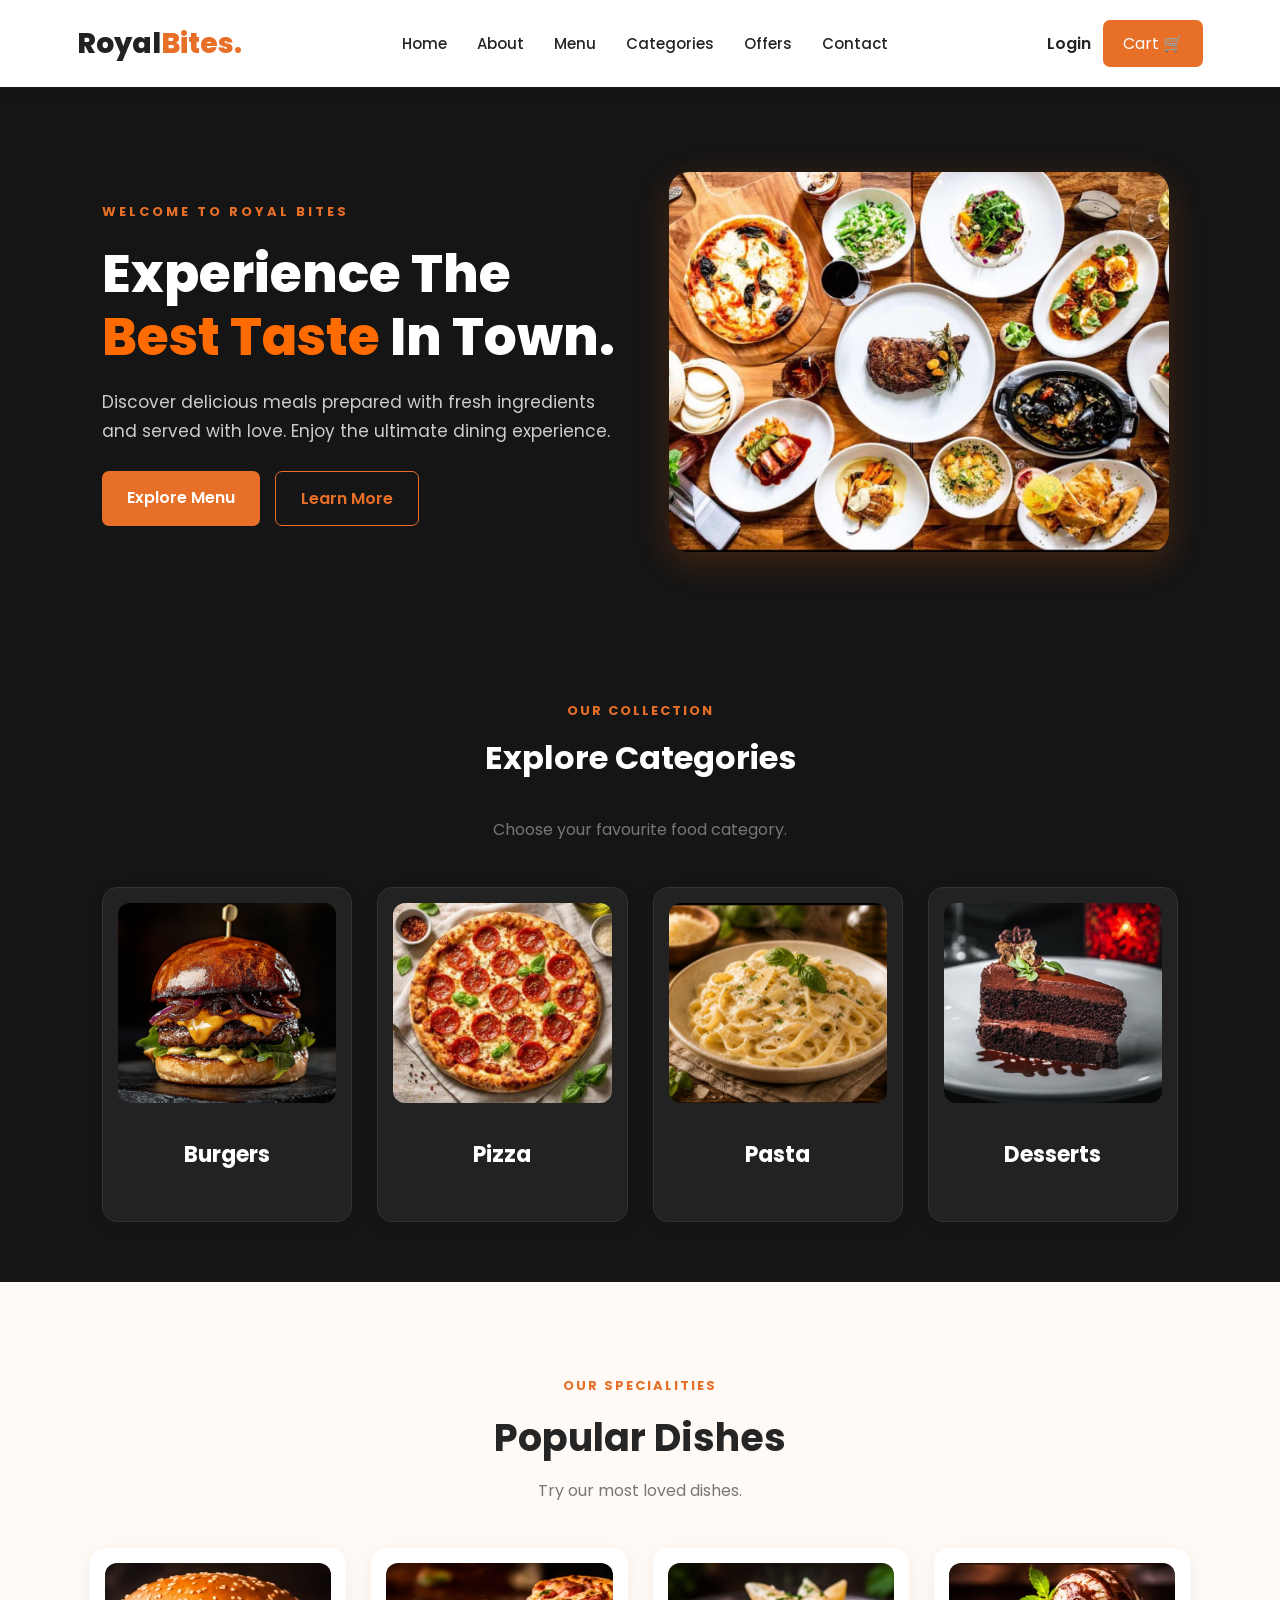
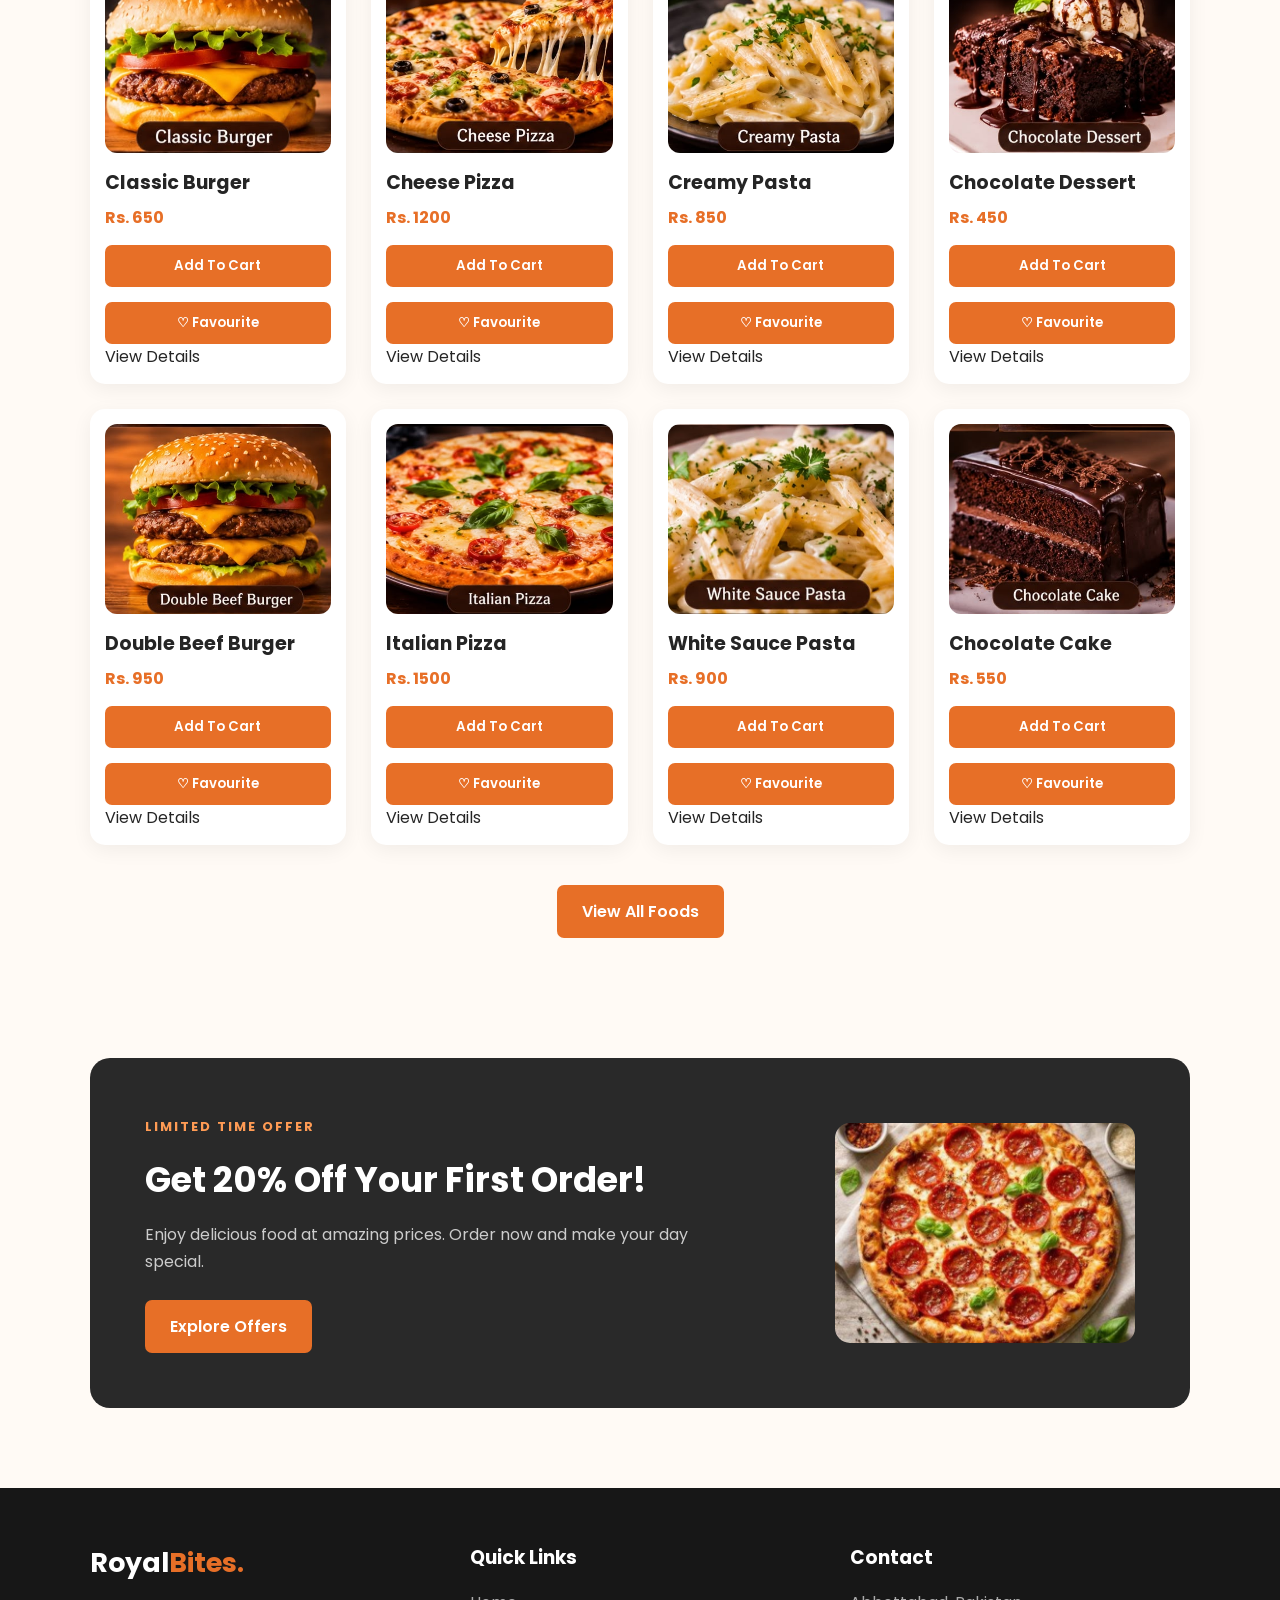
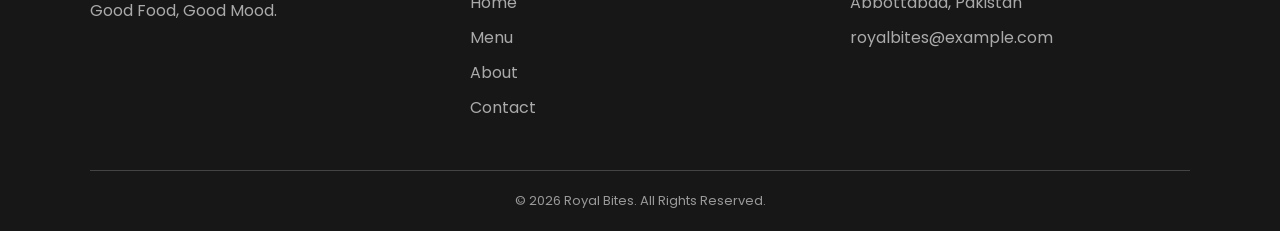
<file: index.html>
<!DOCTYPE html>
<html lang="en">

<head>
    <meta charset="UTF-8">
    <meta name="viewport" content="width=device-width, initial-scale=1.0">

    <title>Royal Bites | Restaurant</title>

    <link rel="stylesheet" href="style.css">

    <link href="https://fonts.googleapis.com/css2?family=Poppins:wght@400;500;600;700;800&display=swap" rel="stylesheet">
</head>

<body>

    <!-- NAVBAR -->

    <header>
        <nav class="navbar">

            <h2 class="logo">Royal<span>Bites.</span></h2>

            <ul class="nav-links" id="navLinks">
                <li><a href="index.html">Home</a></li>
                <li><a href="about.html">About</a></li>
                <li><a href="menu.html">Menu</a></li>
                <li><a href="categories.html">Categories</a></li>
                <li><a href="offers.html">Offers</a></li>
                <li><a href="contact.html">Contact</a></li>
            </ul>

            <div class="nav-buttons">
                <a href="login.html" class="login-btn">Login</a>
                <a href="cart.html" class="cart-btn">Cart 🛒</a>

                <button class="menu-toggle" onclick="toggleMenu()">
                    ☰
                </button>
            </div>

        </nav>
    </header>


    <!-- HERO SECTION -->

    <section class="hero">

        <div class="hero-content">

            <span class="tagline">WELCOME TO ROYAL BITES</span>

            <h1>
                Experience The
                <span>Best Taste</span>
                In Town.
            </h1>

            <p>
                Discover delicious meals prepared with
                fresh ingredients and served with love.
                Enjoy the ultimate dining experience.
            </p>

            <div class="hero-buttons">

                <a href="menu.html" class="primary-btn">
                    Explore Menu
                </a>

                <a href="about.html" class="secondary-btn">
                    Learn More
                </a>

            </div>

        </div>

        <div class="hero-image">


            <img src="food.jpeg" alt="Delicious Food">

        </div>

    </section>


    <!-- CATEGORIES -->

    <section class="categories">

        <div class="section-heading">
            <span>OUR COLLECTION</span>
            <h2>Explore Categories</h2>
            <p>Choose your favourite food category.</p>
        </div>

        <div class="category-container">

            <div class="category-card">
                <img src="burger.jpeg" alt="Burger">
                <h3>Burgers</h3>
            </div>

            <div class="category-card">
                <img src="pizza.jpeg" alt="Pizza">
                <h3>Pizza</h3>
            </div>

            <div class="category-card">
                <img src="pasta.jpeg" alt="Pasta">
                <h3>Pasta</h3>
            </div>

            <div class="category-card">
                <img src="desert.jpeg" alt="Desserts">
                <h3>Desserts</h3>
            </div>

        </div>

    </section>


    <!-- POPULAR FOOD -->

    <section class="popular">

        <div class="section-heading">
            <span>OUR SPECIALITIES</span>
            <h2>Popular Dishes</h2>
            <p>Try our most loved dishes.</p>
        </div>

        <div class="food-container" id="foodContainer">

        </div>

        <a href="menu.html" class="primary-btn">
            View All Foods
        </a>

    </section>


    <!-- SPECIAL OFFER -->

    <section class="special-offer">

        <div>
            <span>LIMITED TIME OFFER</span>

            <h2>Get 20% Off Your First Order!</h2>

            <p>
                Enjoy delicious food at amazing prices.
                Order now and make your day special.
            </p>

            <a href="offers.html" class="primary-btn">
                Explore Offers
            </a>
        </div>

        <img src="pizza.jpeg" alt="Special Pizza Offer">

    </section>


    <!-- FOOTER -->

    <footer>

        <div class="footer-content">

            <div>
                <h2>Royal<span>Bites.</span></h2>
                <p>Good Food, Good Mood.</p>
            </div>

            <div>
                <h3>Quick Links</h3>
                <a href="index.html">Home</a>
                <a href="menu.html">Menu</a>
                <a href="about.html">About</a>
                <a href="contact.html">Contact</a>
            </div>

            <div>
                <h3>Contact</h3>
                <p>Abbottabad, Pakistan</p>
                <p>royalbites@example.com</p>
            </div>

        </div>

        <p class="copyright">
            © 2026 Royal Bites. All Rights Reserved.
        </p>

    </footer>

<script src="script.js"></script>

</body>
</html>
</file>
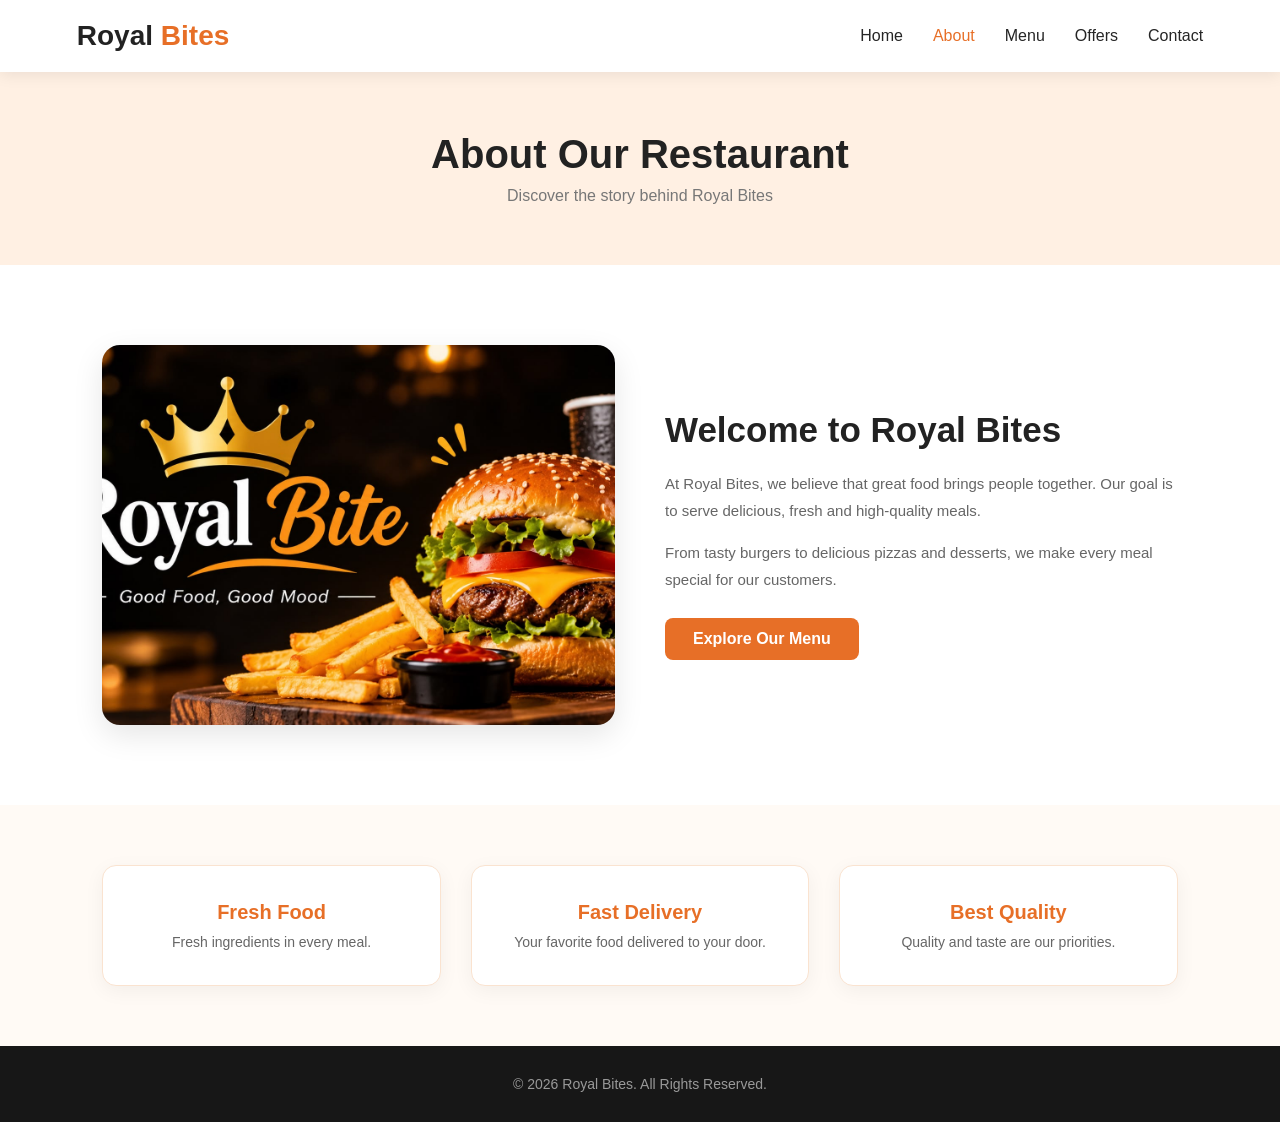
<file: about.html>
<!DOCTYPE html>
<html lang="en">
<head>
    <meta charset="UTF-8">
    <meta name="viewport" content="width=device-width, initial-scale=1.0">
    <title>About Us | Royal Bites</title>
    <link rel="stylesheet" href="style.css">
</head>
<body style="margin: 0; font-family: 'Poppins', sans-serif; background-color: #fffaf5; color: #252525;">

    <!-- Navbar Flex Fix -->
    <header style="background: #ffffff; box-shadow: 0 3px 15px rgba(0,0,0,0.08); position: sticky; top: 0; z-index: 1000;">
        <nav style="max-width: 1400px; margin: 0 auto; padding: 20px 6%; display: flex; align-items: center; justify-content: space-between;">
            <h2 style="font-size: 28px; font-weight: 800; color: #222; margin: 0;">Royal <span style="color: #e76f27;">Bites</span></h2>
            <ul style="display: flex; align-items: center; gap: 30px; list-style: none; margin: 0; padding: 0;">
                <li><a href="index.html" style="text-decoration: none; color: #252525; font-weight: 500;">Home</a></li>
                <li><a href="about.html" style="text-decoration: none; color: #e76f27; font-weight: 500;">About</a></li>
                <li><a href="menu.html" style="text-decoration: none; color: #252525; font-weight: 500;">Menu</a></li>
                <li><a href="offers.html" style="text-decoration: none; color: #252525; font-weight: 500;">Offers</a></li>
                <li><a href="contact.html" style="text-decoration: none; color: #252525; font-weight: 500;">Contact</a></li>
            </ul>
        </nav>
    </header>

    <!-- Page Banner -->
    <section style="background: #fff0e3; padding: 60px 20px; text-align: center;">
        <h1 style="font-size: 40px; margin-bottom: 10px; color: #222;">About Our Restaurant</h1>
        <p style="color: #777; font-size: 16px;">Discover the story behind Royal Bites</p>
    </section>

    <!-- About Section (Styled Flex Layout) -->
    <section style="display: flex; align-items: center; gap: 50px; padding: 80px 8%; background: #ffffff;">
        <div style="flex: 1;">
            <img src="banner.jpeg" alt="Royal Bites food" style="width: 100%; height: 380px; object-fit: cover; border-radius: 18px; box-shadow: 0 10px 30px rgba(0,0,0,0.1);">
        </div>

        <div style="flex: 1;">
            <h2 style="font-size: 35px; margin-bottom: 20px; color: #222; font-weight: 700;">Welcome to Royal Bites</h2>
            <p style="color: #666; line-height: 1.8; margin-bottom: 15px; font-size: 15px;">
                At Royal Bites, we believe that great food brings people together. Our goal is to serve delicious, fresh and high-quality meals.
            </p>
            <p style="color: #666; line-height: 1.8; margin-bottom: 25px; font-size: 15px;">
                From tasty burgers to delicious pizzas and desserts, we make every meal special for our customers.
            </p>
            <a href="menu.html" style="display: inline-block; background: #e76f27; color: white; padding: 12px 28px; border-radius: 8px; text-decoration: none; font-weight: 600;">Explore Our Menu</a>
        </div>
    </section>

    <!-- Features Grid -->
    <section style="display: grid; grid-template-columns: repeat(3, 1fr); gap: 30px; padding: 60px 8%; background: #fffaf5; text-align: center;">
        <div style="background: white; padding: 35px 25px; border-radius: 14px; box-shadow: 0 5px 20px rgba(0,0,0,0.05); border: 1px solid #fae3d0;">
            <h3 style="color: #e76f27; font-size: 20px; margin-bottom: 10px;">Fresh Food</h3>
            <p style="color: #666; font-size: 14px;">Fresh ingredients in every meal.</p>
        </div>
        <div style="background: white; padding: 35px 25px; border-radius: 14px; box-shadow: 0 5px 20px rgba(0,0,0,0.05); border: 1px solid #fae3d0;">
            <h3 style="color: #e76f27; font-size: 20px; margin-bottom: 10px;">Fast Delivery</h3>
            <p style="color: #666; font-size: 14px;">Your favorite food delivered to your door.</p>
        </div>
        <div style="background: white; padding: 35px 25px; border-radius: 14px; box-shadow: 0 5px 20px rgba(0,0,0,0.05); border: 1px solid #fae3d0;">
            <h3 style="color: #e76f27; font-size: 20px; margin-bottom: 10px;">Best Quality</h3>
            <p style="color: #666; font-size: 14px;">Quality and taste are our priorities.</p>
        </div>
    </section>

    <!-- Footer -->
    <footer style="background: #171717; color: white; text-align: center; padding: 30px;">
        <p style="margin: 0; color: #999; font-size: 14px;">© 2026 Royal Bites. All Rights Reserved.</p>
    </footer>

    <script src="script.js"></script>
</body>
</html>
</file>
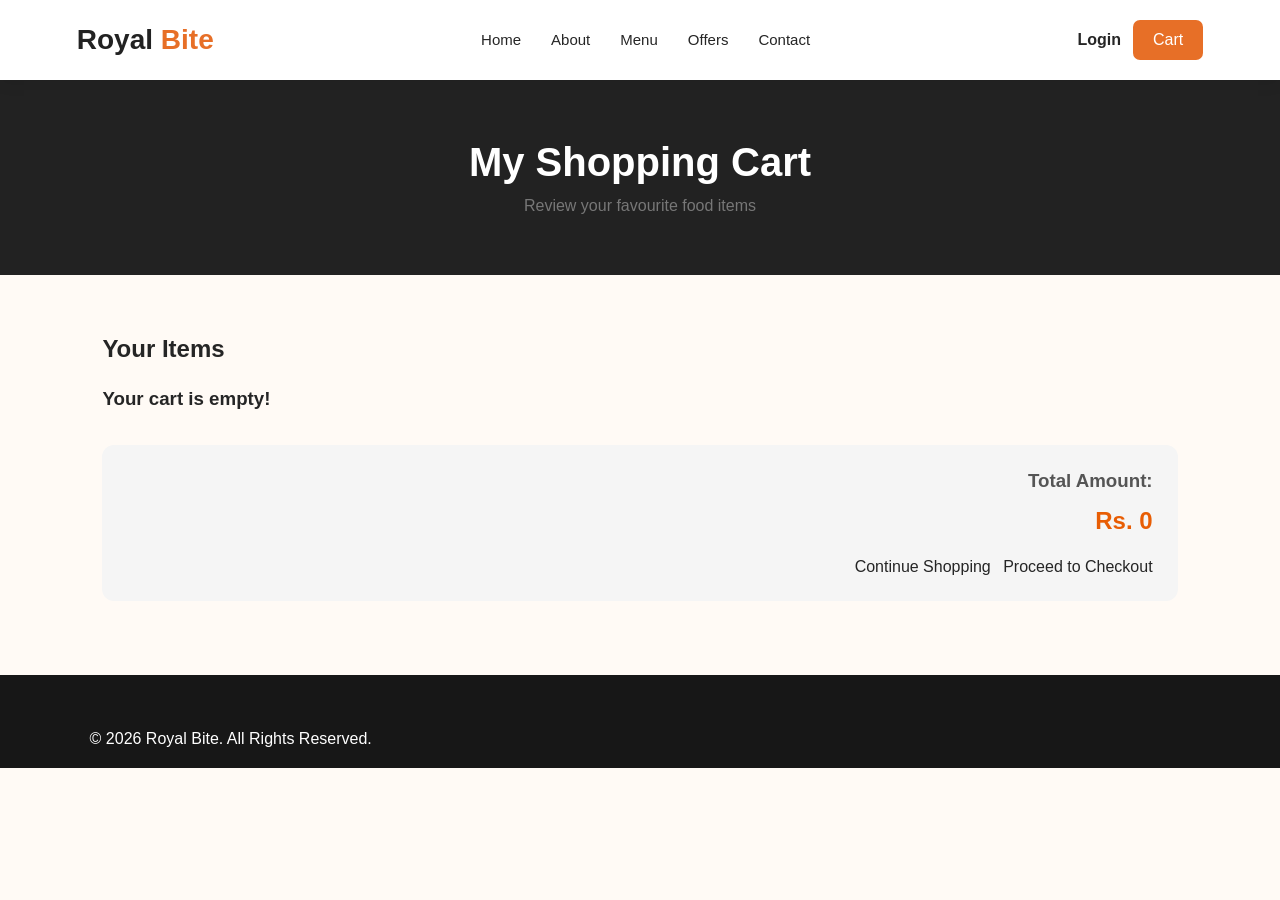
<file: cart.html>
<!DOCTYPE html>
<html lang="en">
<head>
    <meta charset="UTF-8">
    <meta name="viewport" content="width=device-width, initial-scale=1.0">
    <title>My Cart | Royal Bite</title>
    <link rel="stylesheet" href="style.css">
</head>
<body>

  <header>
    <nav class="navbar">
        <h2 class="logo">Royal <span>Bite</span></h2>
        
        <ul class="nav-links">
            <li><a href="index.html">Home</a></li>
            <li><a href="about.html">About</a></li>
            <li><a href="menu.html">Menu</a></li>
            <li><a href="offers.html">Offers</a></li>
            <li><a href="contact.html">Contact</a></li>
        </ul>

        <div class="nav-buttons">
            <a href="login.html" class="login-btn">Login</a>
            <a href="cart.html" class="cart-btn">Cart</a>
        </div>

        <button class="menu-toggle">&#9776;</button>
    </nav>
</header>

    <section class="page-banner">
        <h1>My Shopping Cart</h1>
        <p>Review your favourite food items</p>
    </section>

    <section class="cart-section">

        <h2>Your Items</h2>

        <div id="cartContainer"></div>

        <div class="cart-summary">
            <h3>Total Amount:</h3>
            <h2 id="cartTotal">Rs. 0</h2>

            <a href="menu.html" class="btn">Continue Shopping</a>
            <a href="checkout.html" class="btn">Proceed to Checkout</a>
        </div>

    </section>

    <footer>
        <p>© 2026 Royal Bite. All Rights Reserved.</p>
    </footer>

    <script src="script.js"></script>
</body>
</html>
</file>
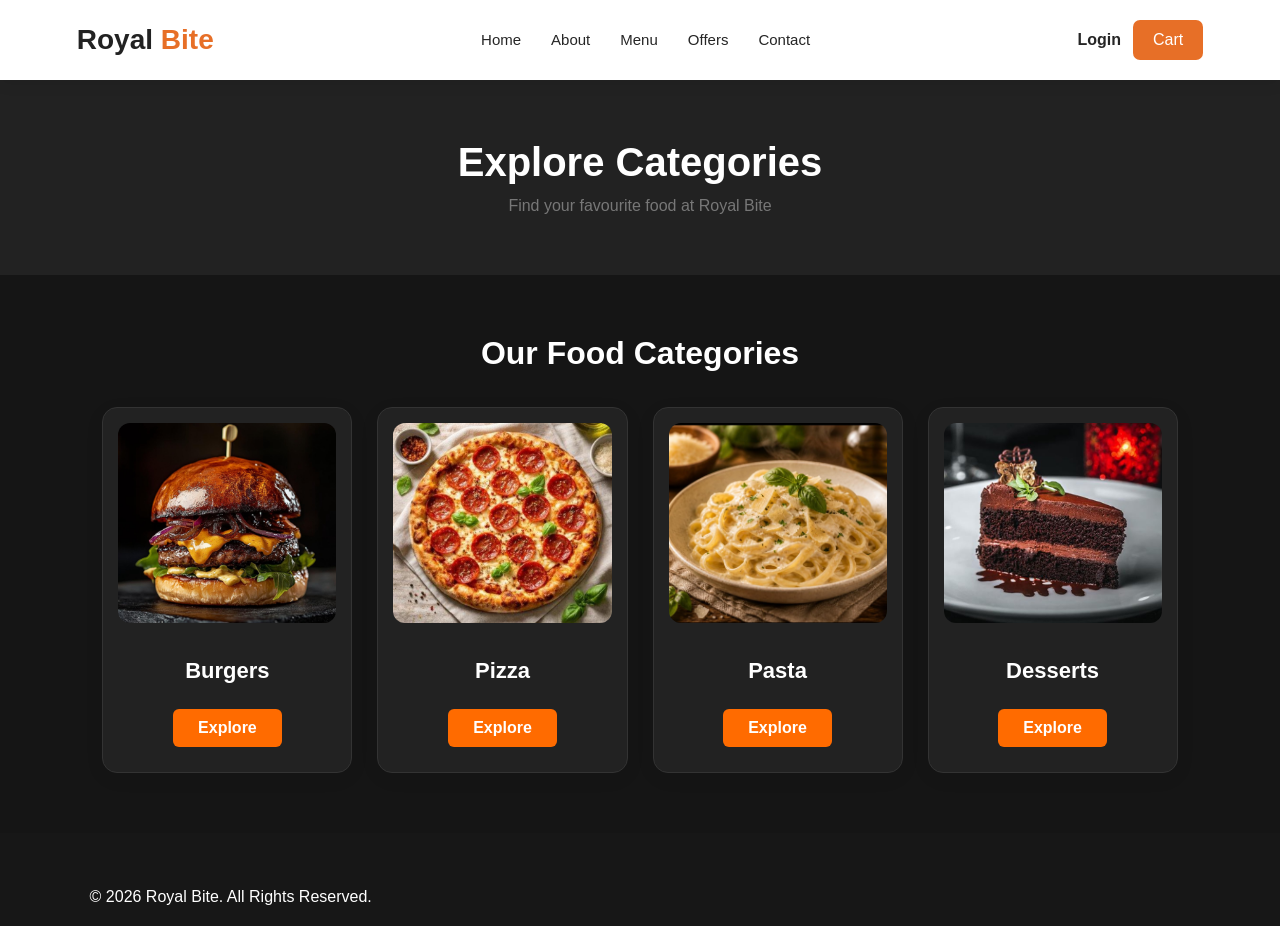
<file: categories.html>
<!DOCTYPE html>
<html lang="en">
<head>
    <meta charset="UTF-8">
    <meta name="viewport" content="width=device-width, initial-scale=1.0">
    <title>Food Categories | Royal Bite</title>
    <link rel="stylesheet" href="style.css">
</head>
<body>
<header>
    <nav class="navbar">
        <h2 class="logo">Royal <span>Bite</span></h2>
        
        <ul class="nav-links">
            <li><a href="index.html">Home</a></li>
            <li><a href="about.html">About</a></li>
            <li><a href="menu.html">Menu</a></li>
            <li><a href="offers.html">Offers</a></li>
            <li><a href="contact.html">Contact</a></li>
        </ul>

        <div class="nav-buttons">
            <a href="login.html" class="login-btn">Login</a>
            <a href="cart.html" class="cart-btn">Cart</a>
        </div>

        <button class="menu-toggle">&#9776;</button>
    </nav>
</header>
   
    </header>

    <section class="page-banner">
        <h1>Explore Categories</h1>
        <p>Find your favourite food at Royal Bite</p>
    </section>

    <section class="categories">
        <h2>Our Food Categories</h2>

        <div class="category-grid">

            <div class="category-card">
                <img src="burger.jpeg" alt="Burger">
                <h3>Burgers</h3>
                <a href="menu.html">Explore</a>
            </div>

            <div class="category-card">
                <img src="pizza.jpeg" alt="Pizza">
                <h3>Pizza</h3>
                <a href="menu.html">Explore</a>
            </div>

            <div class="category-card">
                <img src="pasta.jpeg" alt="Pasta">
                <h3>Pasta</h3>
                <a href="menu.html">Explore</a>
            </div>

            <div class="category-card">
                <img src="desert.jpeg" alt="Desserts">
                <h3>Desserts</h3>
                <a href="menu.html">Explore</a>
            </div>

        </div>
    </section>

    <footer>
        <p>© 2026 Royal Bite. All Rights Reserved.</p>
    </footer>

</body>
</html>
</file>
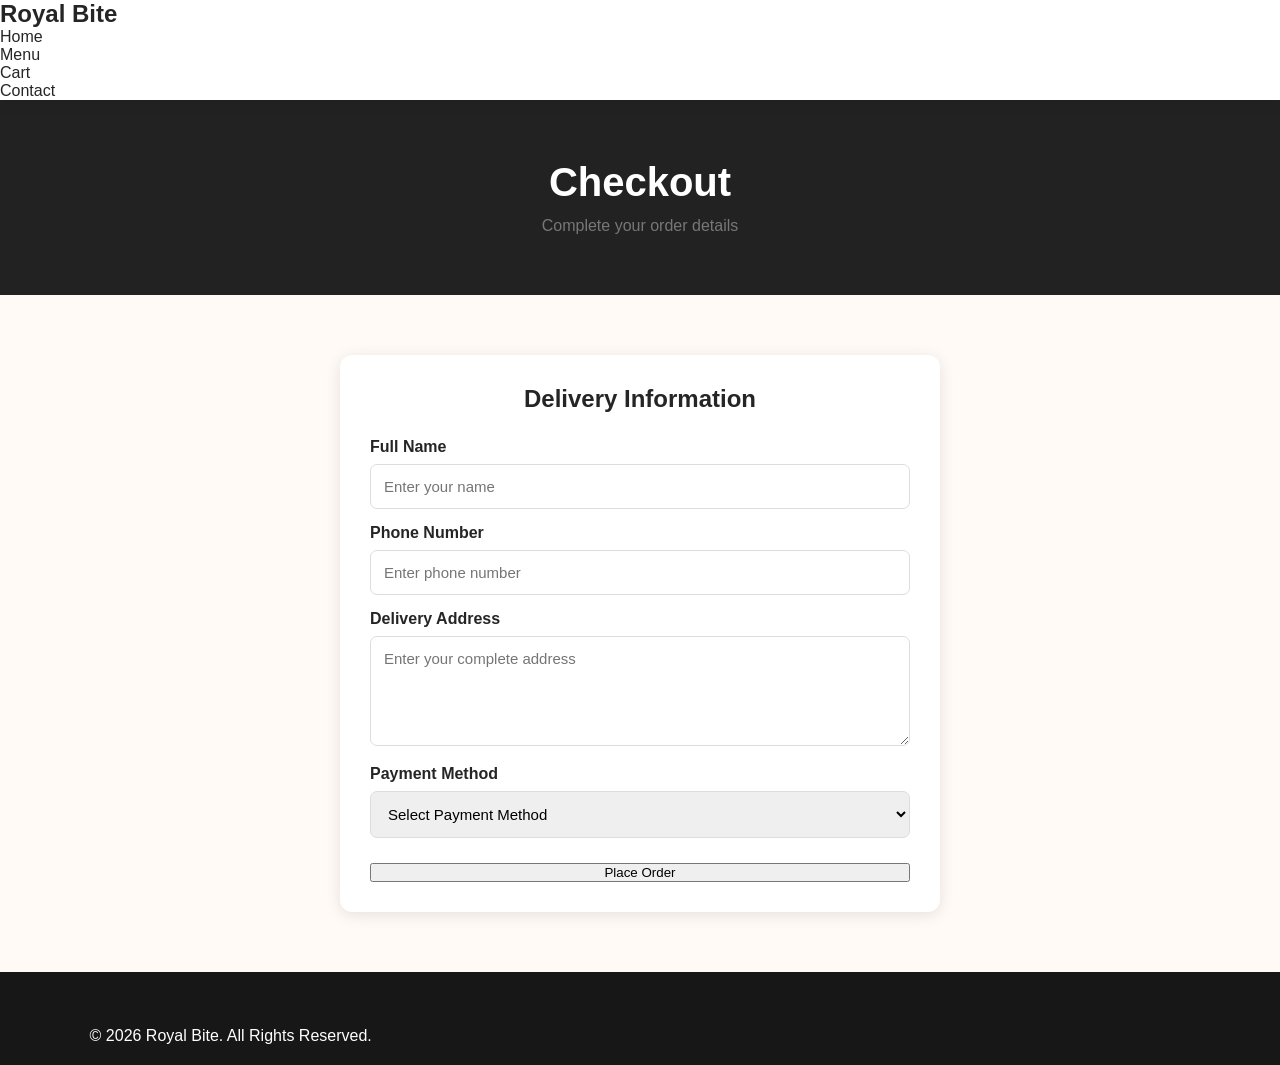
<file: checkout.html>
<!DOCTYPE html>
<html lang="en">
<head>
    <meta charset="UTF-8">
    <meta name="viewport" content="width=device-width, initial-scale=1.0">
    <title>Checkout | Royal Bite</title>
   <link rel="stylesheet" href="style.css">
</head>
<body>

    <header>
        <nav>
            <h2>Royal Bite</h2>
            <ul>
                <li><a href="index.html">Home</a></li>
                <li><a href="menu.html">Menu</a></li>
                <li><a href="cart.html">Cart</a></li>
                <li><a href="contact.html">Contact</a></li>
            </ul>
        </nav>
    </header>

    <section class="page-banner">
        <h1>Checkout</h1>
        <p>Complete your order details</p>
    </section>

    <section class="checkout-section">

        <div class="checkout-form">
            <h2>Delivery Information</h2>

            <form id="checkoutForm">

                <label for="customerName">Full Name</label>
                <input type="text" id="customerName"
                    placeholder="Enter your name" required>

                <label for="customerPhone">Phone Number</label>
                <input type="tel" id="customerPhone"
                    placeholder="Enter phone number" required>

                <label for="customerAddress">Delivery Address</label>
                <textarea id="customerAddress"
                    placeholder="Enter your complete address"
                    required></textarea>

                <label for="paymentMethod">Payment Method</label>
                <select id="paymentMethod" required>
                    <option value="">Select Payment Method</option>
                    <option value="Cash on Delivery">Cash on Delivery</option>
                    <option value="Online Payment">Online Payment</option>
                </select>

                <button type="submit" class="btn">
                    Place Order
                </button>

            </form>
        </div>

    </section>

    <footer>
        <p>© 2026 Royal Bite. All Rights Reserved.</p>
    </footer>
<script src="script.js"></script>
</body>
</html>
</file>
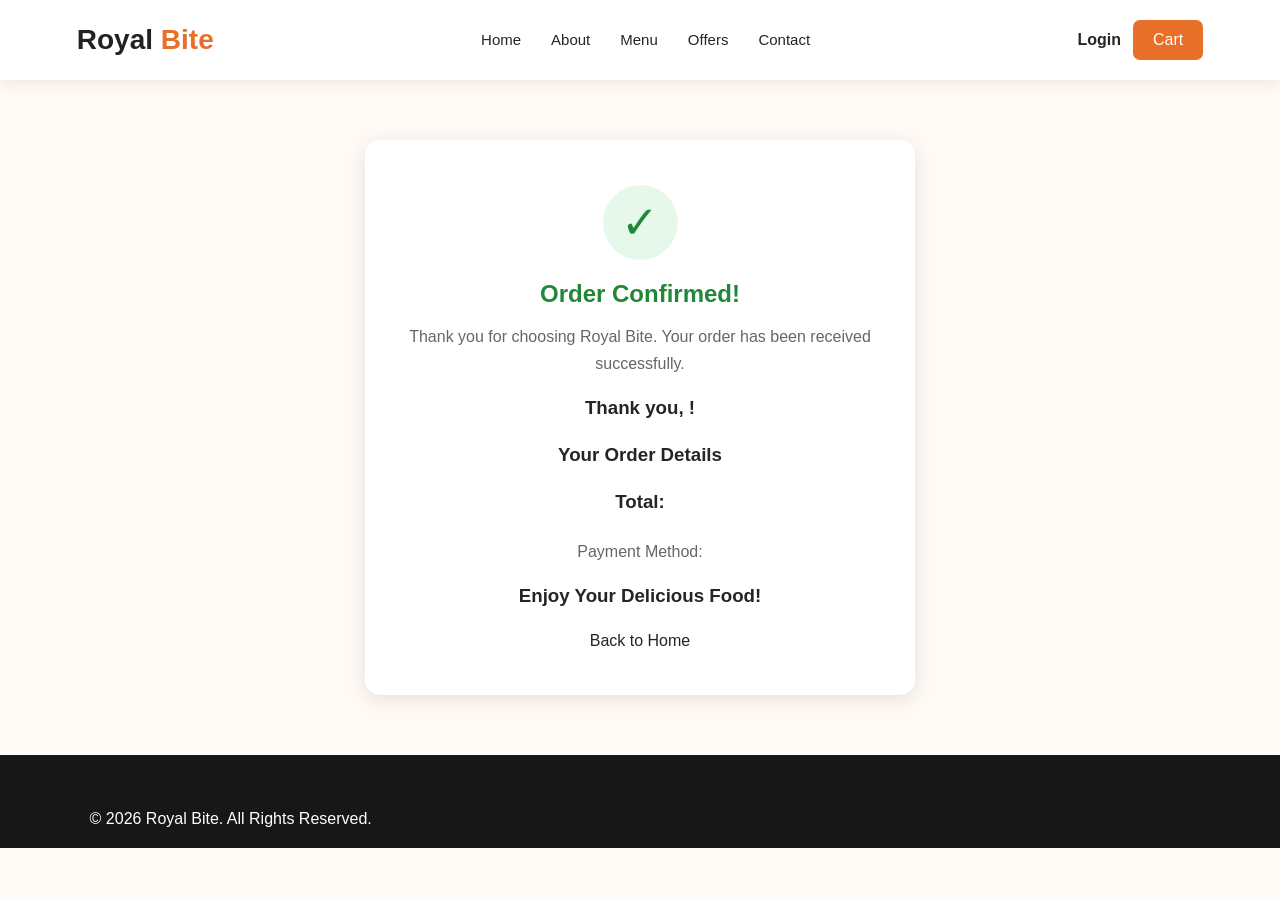
<file: confirmation.html>
<!DOCTYPE html>
<html lang="en">
<head>
    <meta charset="UTF-8">
    <meta name="viewport" content="width=device-width, initial-scale=1.0">
    <title>Order Confirmed | Royal Bite</title>
    <link rel="stylesheet" href="style.css">
</head>
<body>
<header>
    <nav class="navbar">
        <h2 class="logo">Royal <span>Bite</span></h2>
        
        <ul class="nav-links">
            <li><a href="index.html">Home</a></li>
            <li><a href="about.html">About</a></li>
            <li><a href="menu.html">Menu</a></li>
            <li><a href="offers.html">Offers</a></li>
            <li><a href="contact.html">Contact</a></li>
        </ul>

        <div class="nav-buttons">
            <a href="login.html" class="login-btn">Login</a>
            <a href="cart.html" class="cart-btn">Cart</a>
        </div>

        <button class="menu-toggle">&#9776;</button>
    </nav>
</header>

    <section class="confirmation-section">
        <div class="confirmation-card">

            <div class="success-icon">✓</div>

            <h1>Order Confirmed!</h1>

            <p>
                Thank you for choosing Royal Bite.
                Your order has been received successfully.
            </p>

            <h3>Thank you, <span id="orderCustomerName"></span>!</h3>

            <h3>Your Order Details</h3>
            <ul id="orderItems"></ul>

            <h3>Total: <span id="orderTotal"></span></h3>

            <p>Payment Method: <span id="paymentInfo"></span></p>

            <h3>Enjoy Your Delicious Food!</h3>

            <a href="index.html" class="btn">
                Back to Home
            </a>

        </div>
    </section>

    <footer>
        <p>© 2026 Royal Bite. All Rights Reserved.</p>
    </footer>

    <script src="script.js"></script>

</body>
</html>
</file>
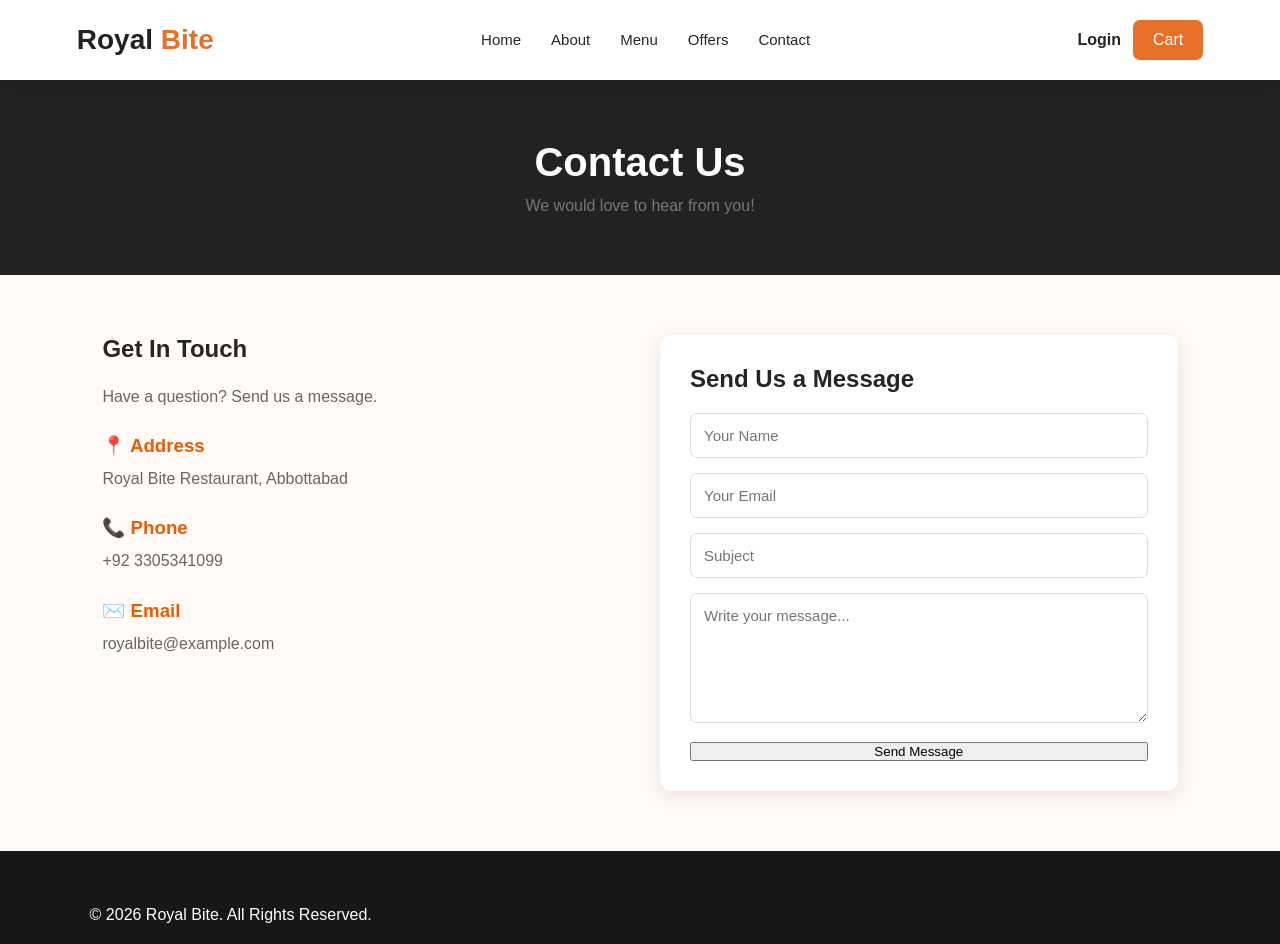
<file: contact.html>
<!DOCTYPE html>
<html lang="en">
<head>
    <meta charset="UTF-8">
    <meta name="viewport" content="width=device-width, initial-scale=1.0">
    <title>Contact Us | Royal Bite</title>
    <link rel="stylesheet" href="style.css">
</head>
<body>
<header>
    <nav class="navbar">
        <h2 class="logo">Royal <span>Bite</span></h2>
        
        <ul class="nav-links">
            <li><a href="index.html">Home</a></li>
            <li><a href="about.html">About</a></li>
            <li><a href="menu.html">Menu</a></li>
            <li><a href="offers.html">Offers</a></li>
            <li><a href="contact.html">Contact</a></li>
        </ul>

        <div class="nav-buttons">
            <a href="login.html" class="login-btn">Login</a>
            <a href="cart.html" class="cart-btn">Cart</a>
        </div>

        <button class="menu-toggle">&#9776;</button>
    </nav>
</header>

    <section class="page-banner">
        <h1>Contact Us</h1>
        <p>We would love to hear from you!</p>
    </section>

    <section class="contact-section">

        <div class="contact-info">
            <h2>Get In Touch</h2>
            <p>Have a question? Send us a message.</p>

            <div class="contact-item">
                <h3>📍 Address</h3>
                <p>Royal Bite Restaurant, Abbottabad</p>
            </div>

            <div class="contact-item">
                <h3>📞 Phone</h3>
                <p>+92 3305341099</p>
            </div>

            <div class="contact-item">
                <h3>✉️ Email</h3>
                <p>royalbite@example.com</p>
            </div>
        </div>

        <div class="contact-form">
            <h2>Send Us a Message</h2>

            <form id="contactForm">

                <input type="text" id="contactName"
                    placeholder="Your Name" required>

                <input type="email" id="contactEmail"
                    placeholder="Your Email" required>

                <input type="text" id="contactSubject"
                    placeholder="Subject" required>

                <textarea id="contactMessage"
                    placeholder="Write your message..."
                    required></textarea>

                <button type="submit" class="btn">
                    Send Message
                </button>

            </form>
        </div>

    </section>

    <footer>
        <p>© 2026 Royal Bite. All Rights Reserved.</p>
    </footer>
<script src="script.js"></script>
    
</body>
</html>
</file>
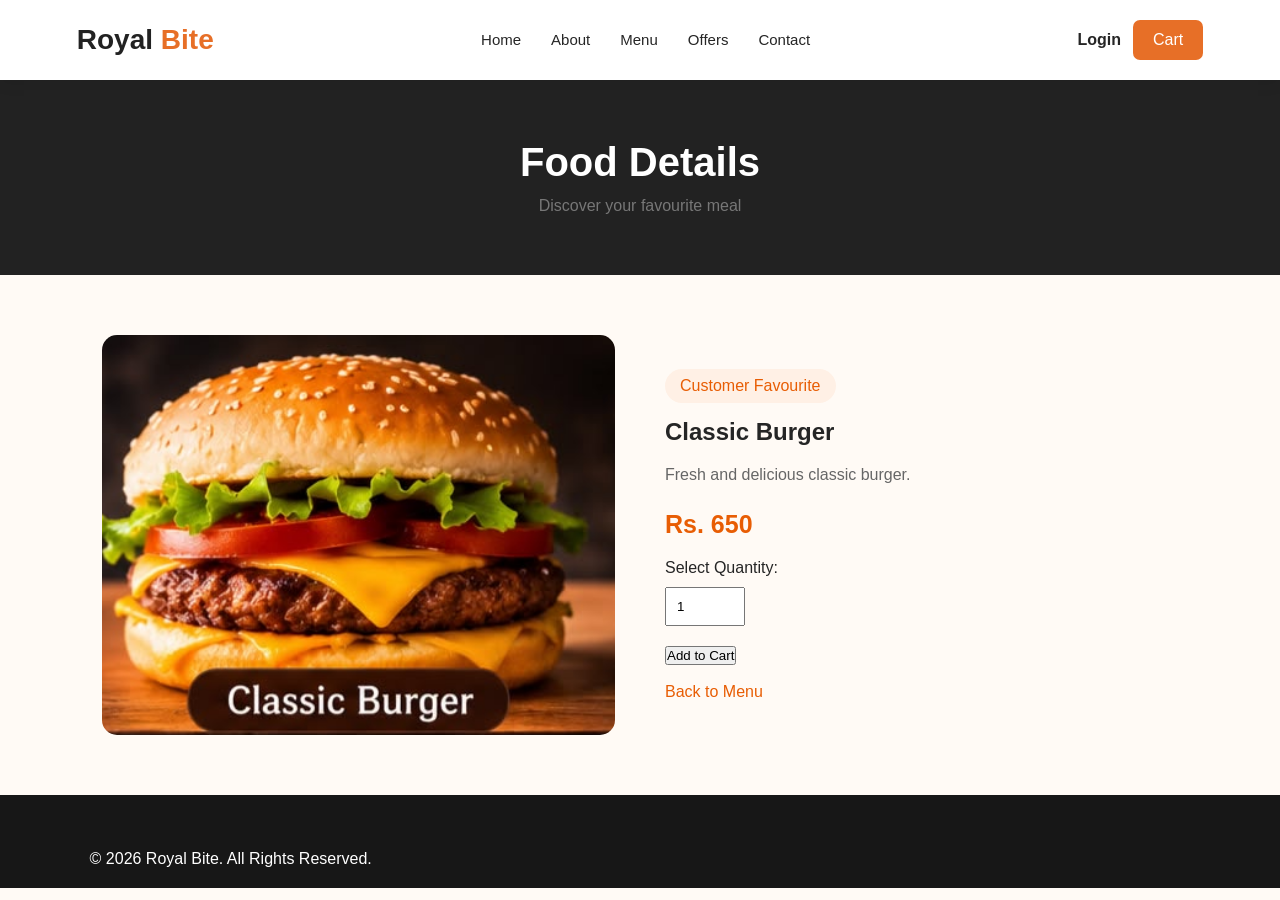
<file: food-details.html>
<!DOCTYPE html>
<html lang="en">
<head>
    <meta charset="UTF-8">
    <meta name="viewport" content="width=device-width, initial-scale=1.0">
    <title>Food Details | Royal Bite</title>
    <link rel="stylesheet" href="style.css">
</head>
<body>

 
<header>
    <nav class="navbar">
        <h2 class="logo">Royal <span>Bite</span></h2>
        
        <ul class="nav-links">
            <li><a href="index.html">Home</a></li>
            <li><a href="about.html">About</a></li>
            <li><a href="menu.html">Menu</a></li>
            <li><a href="offers.html">Offers</a></li>
            <li><a href="contact.html">Contact</a></li>
        </ul>

        <div class="nav-buttons">
            <a href="login.html" class="login-btn">Login</a>
            <a href="cart.html" class="cart-btn">Cart</a>
        </div>

        <button class="menu-toggle">&#9776;</button>
    </nav>
</header>
    <section class="page-banner">
        <h1>Food Details</h1>
        <p>Discover your favourite meal</p>
    </section>

    <section class="details-section">

        <div class="details-image">
            <img id="detailImage" src="clburger.jpeg"
                 alt="Food Image">
        </div>

        <div class="details-content">

            <span class="food-tag">Customer Favourite</span>

            <h2 id="detailName">Classic Burger</h2>

            <p id="detailDescription">
                Fresh and delicious classic burger.
            </p>

            <h3 id="detailPrice">Rs. 650</h3>

            <label for="quantity">Select Quantity:</label>

            <input type="number" id="quantity"
                   value="1" min="1" max="10">

            <button class="btn" id="addDetailCart">
                Add to Cart
            </button>

            <a href="menu.html" class="back-link">
                Back to Menu
            </a>

        </div>

    </section>

    <footer>
        <p>© 2026 Royal Bite. All Rights Reserved.</p>
    </footer>

    <script src="script.js"></script>

</body>
</html>
</file>
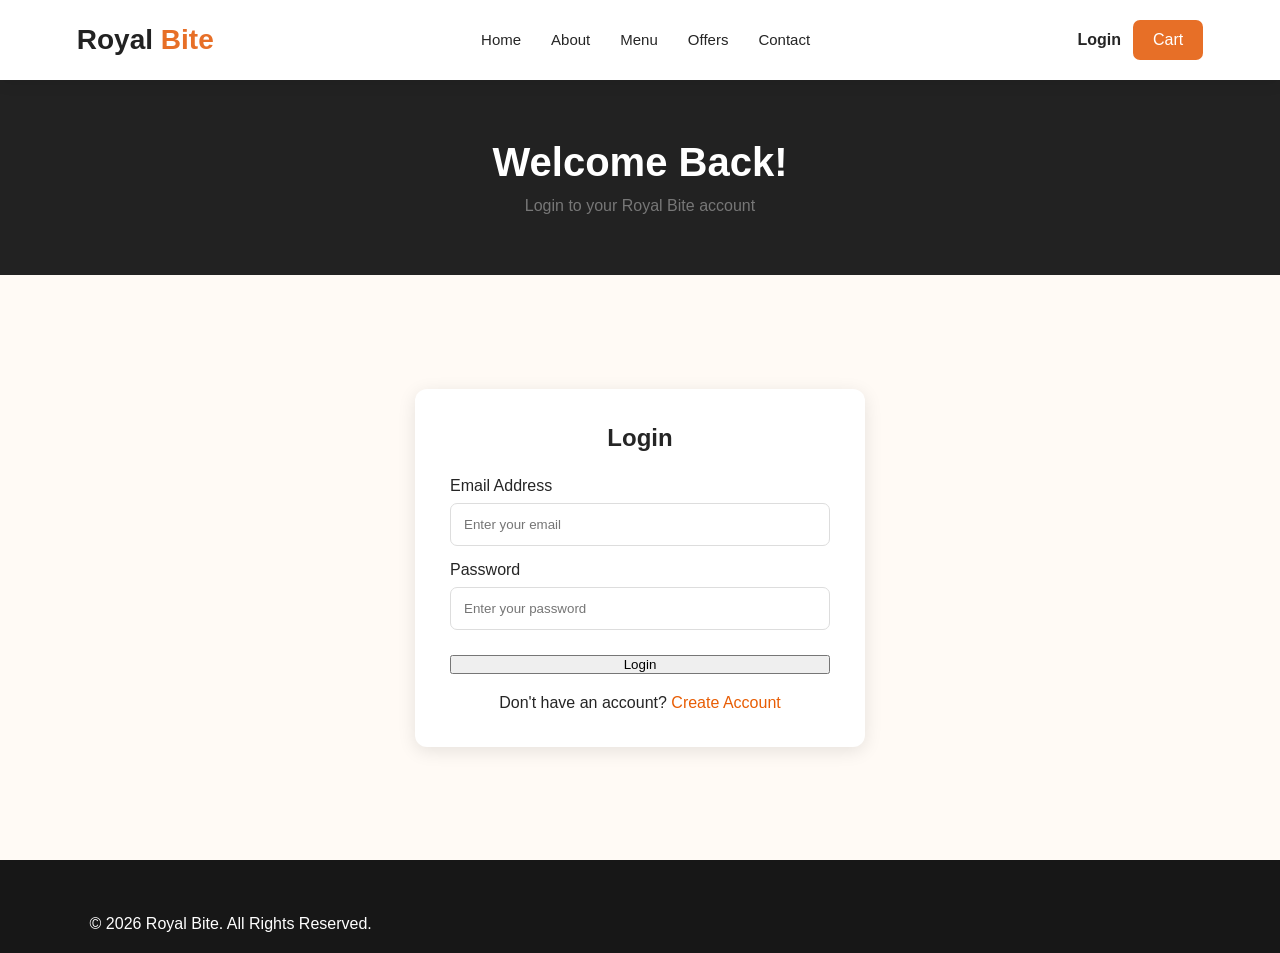
<file: login.html>
<!DOCTYPE html>
<html lang="en">
<head>
    <meta charset="UTF-8">
    <meta name="viewport" content="width=device-width, initial-scale=1.0">
    <title>Login | Royal Bite</title>
    <link rel="stylesheet" href="style.css">
</head>
<body>
<header>
    <nav class="navbar">
        <h2 class="logo">Royal <span>Bite</span></h2>
        
        <ul class="nav-links">
            <li><a href="index.html">Home</a></li>
            <li><a href="about.html">About</a></li>
            <li><a href="menu.html">Menu</a></li>
            <li><a href="offers.html">Offers</a></li>
            <li><a href="contact.html">Contact</a></li>
        </ul>

        <div class="nav-buttons">
            <a href="login.html" class="login-btn">Login</a>
            <a href="cart.html" class="cart-btn">Cart</a>
        </div>

        <button class="menu-toggle">&#9776;</button>
    </nav>
</header>
   
    <section class="page-banner">
        <h1>Welcome Back!</h1>
        <p>Login to your Royal Bite account</p>
    </section>

    <section class="auth-section">

        <div class="auth-card">
            <h2>Login</h2>

            <form id="loginForm">

                <label for="loginEmail">Email Address</label>
                <input type="email" id="loginEmail"
                    placeholder="Enter your email" required>

                <label for="loginPassword">Password</label>
                <input type="password" id="loginPassword"
                    placeholder="Enter your password" required>

                <button type="submit" class="btn">
                    Login
                </button>

            </form>

            <p class="auth-link">
                Don't have an account?
                <a href="signup.html">Create Account</a>
            </p>
        </div>

    </section>

    <footer>
        <p>© 2026 Royal Bite. All Rights Reserved.</p>
    </footer>
<script src="script.js"></script>
</body>
</html>
</file>
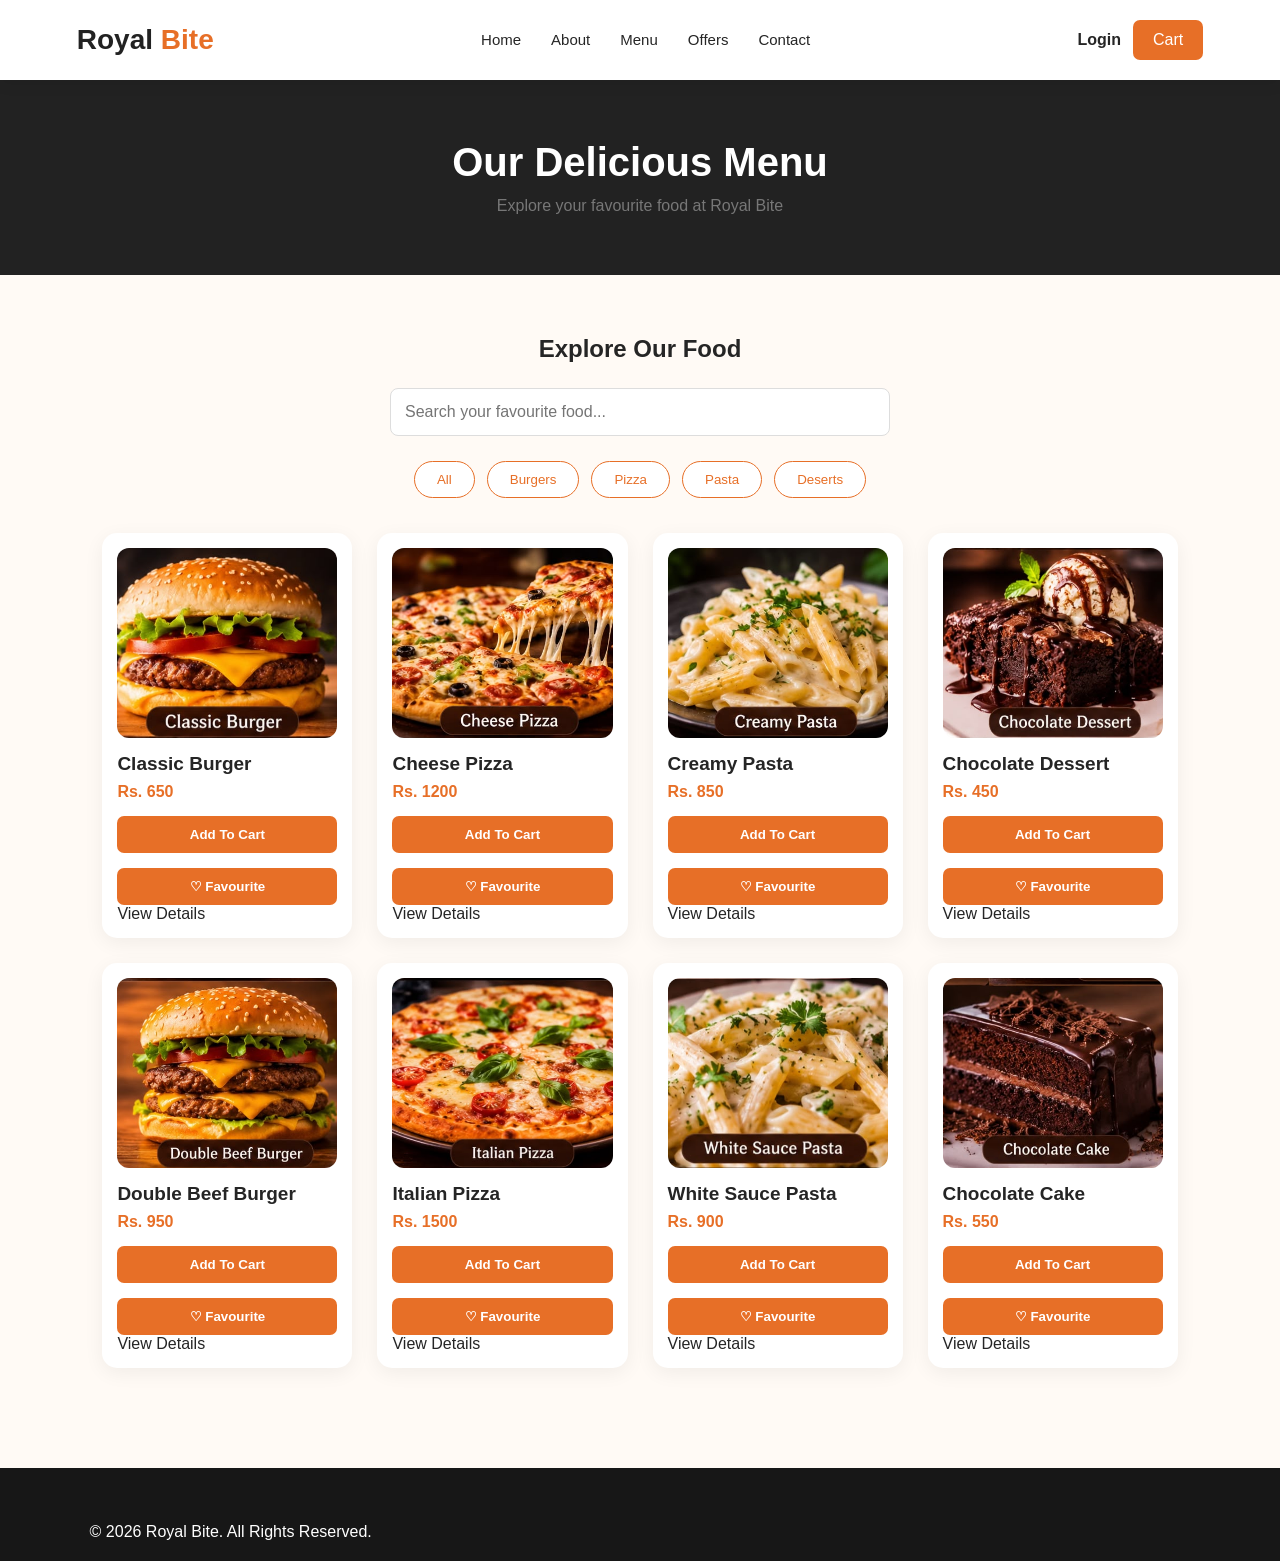
<file: menu.html>
<!DOCTYPE html>
<html lang="en">
<head>
    <meta charset="UTF-8">
    <meta name="viewport" content="width=device-width, initial-scale=1.0">
    <title>Our Menu | Royal Bite</title>
    <link rel="stylesheet" href="style.css">
</head>
<body>

   <header>
    <nav class="navbar">
        <h2 class="logo">Royal <span>Bite</span></h2>
        
        <ul class="nav-links">
            <li><a href="index.html">Home</a></li>
            <li><a href="about.html">About</a></li>
            <li><a href="menu.html">Menu</a></li>
            <li><a href="offers.html">Offers</a></li>
            <li><a href="contact.html">Contact</a></li>
        </ul>

        <div class="nav-buttons">
            <a href="login.html" class="login-btn">Login</a>
            <a href="cart.html" class="cart-btn">Cart</a>
        </div>

        <button class="menu-toggle">&#9776;</button>
    </nav>
</header>

    <section class="page-banner">
        <h1>Our Delicious Menu</h1>
        <p>Explore your favourite food at Royal Bite</p>
    </section>

    <section class="menu-section">

        <h2>Explore Our Food</h2>

        <input
            type="text"
            id="searchInput"
            placeholder="Search your favourite food..."
        >

        <div class="category-filters">
            <button onclick="filterFood('all')">All</button>
            <button onclick="filterFood('burger')">Burgers</button>
            <button onclick="filterFood('pizza')">Pizza</button>
            <button onclick="filterFood('pasta')">Pasta</button>
            <button onclick="filterFood('dessert')">Deserts</button>
        </div>

        <!-- 👇 Yeh container hona lazmi hai -->
        <div id="foodContainer" class="food-container"></div>

    </section>

    <footer>
        <p>© 2026 Royal Bite. All Rights Reserved.</p>
    </footer>

    <!-- 👇 Yahan 'js/' hata diya hai kyun ke script file direct root mein hai -->
    <script src="script.js"></script>
</body>
</html>
</file>
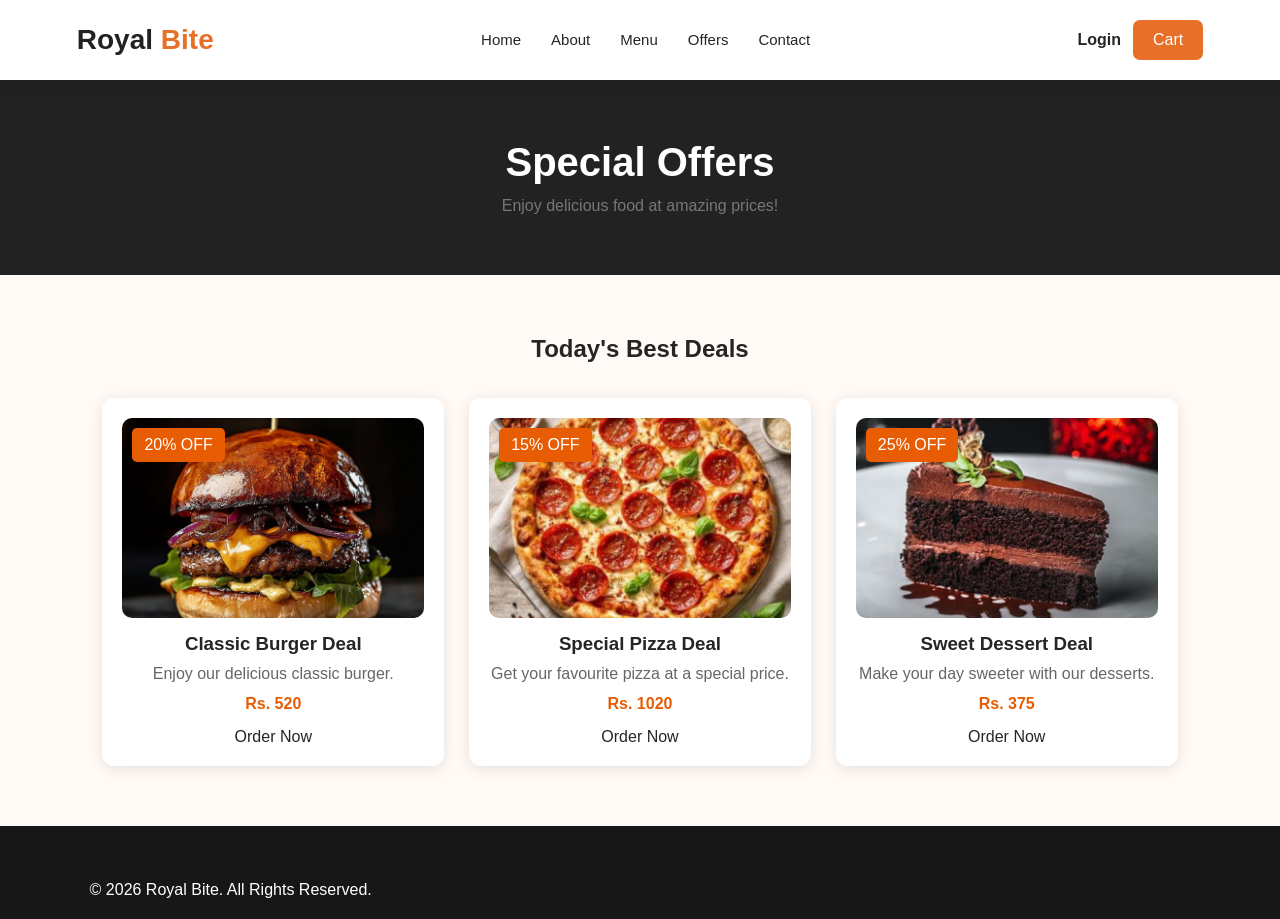
<file: offers.html>
<!DOCTYPE html>
<html lang="en">
<head>
    <meta charset="UTF-8">
    <meta name="viewport" content="width=device-width, initial-scale=1.0">
    <title>Special Offers | Royal Bite</title>
    <link rel="stylesheet" href="style.css">
</head>
<body>

  <header>
    <nav class="navbar">
        <h2 class="logo">Royal <span>Bite</span></h2>
        
        <ul class="nav-links">
            <li><a href="index.html">Home</a></li>
            <li><a href="about.html">About</a></li>
            <li><a href="menu.html">Menu</a></li>
            <li><a href="offers.html">Offers</a></li>
            <li><a href="contact.html">Contact</a></li>
        </ul>

        <div class="nav-buttons">
            <a href="login.html" class="login-btn">Login</a>
            <a href="cart.html" class="cart-btn">Cart</a>
        </div>

        <button class="menu-toggle">&#9776;</button>
    </nav>
</header>

    <section class="page-banner">
        <h1>Special Offers</h1>
        <p>Enjoy delicious food at amazing prices!</p>
    </section>

    <section class="offers-section">

        <h2>Today's Best Deals</h2>

        <div class="offers-grid">

            <div class="offer-card">
                <span class="discount">20% OFF</span>
                <img src="burger.jpeg" alt="Burger Deal">
                <h3>Classic Burger Deal</h3>
                <p>Enjoy our delicious classic burger.</p>
                <h4>Rs. 520</h4>
                <a href="menu.html" class="btn">Order Now</a>
            </div>

            <div class="offer-card">
                <span class="discount">15% OFF</span>
                <img src="pizza.jpeg" alt="Pizza Deal">
                <h3>Special Pizza Deal</h3>
                <p>Get your favourite pizza at a special price.</p>
                <h4>Rs. 1020</h4>
                <a href="menu.html" class="btn">Order Now</a>
            </div>

            <div class="offer-card">
                <span class="discount">25% OFF</span>
                <img src="desert.jpeg" alt="Dessert Deal">
                <h3>Sweet Dessert Deal</h3>
                <p>Make your day sweeter with our desserts.</p>
                <h4>Rs. 375</h4>
                <a href="menu.html" class="btn">Order Now</a>
            </div>

        </div>
    </section>

    <footer>
        <p>© 2026 Royal Bite. All Rights Reserved.</p>
    </footer>

    <script src="script.js"></script>
</body>
</html>
</file>
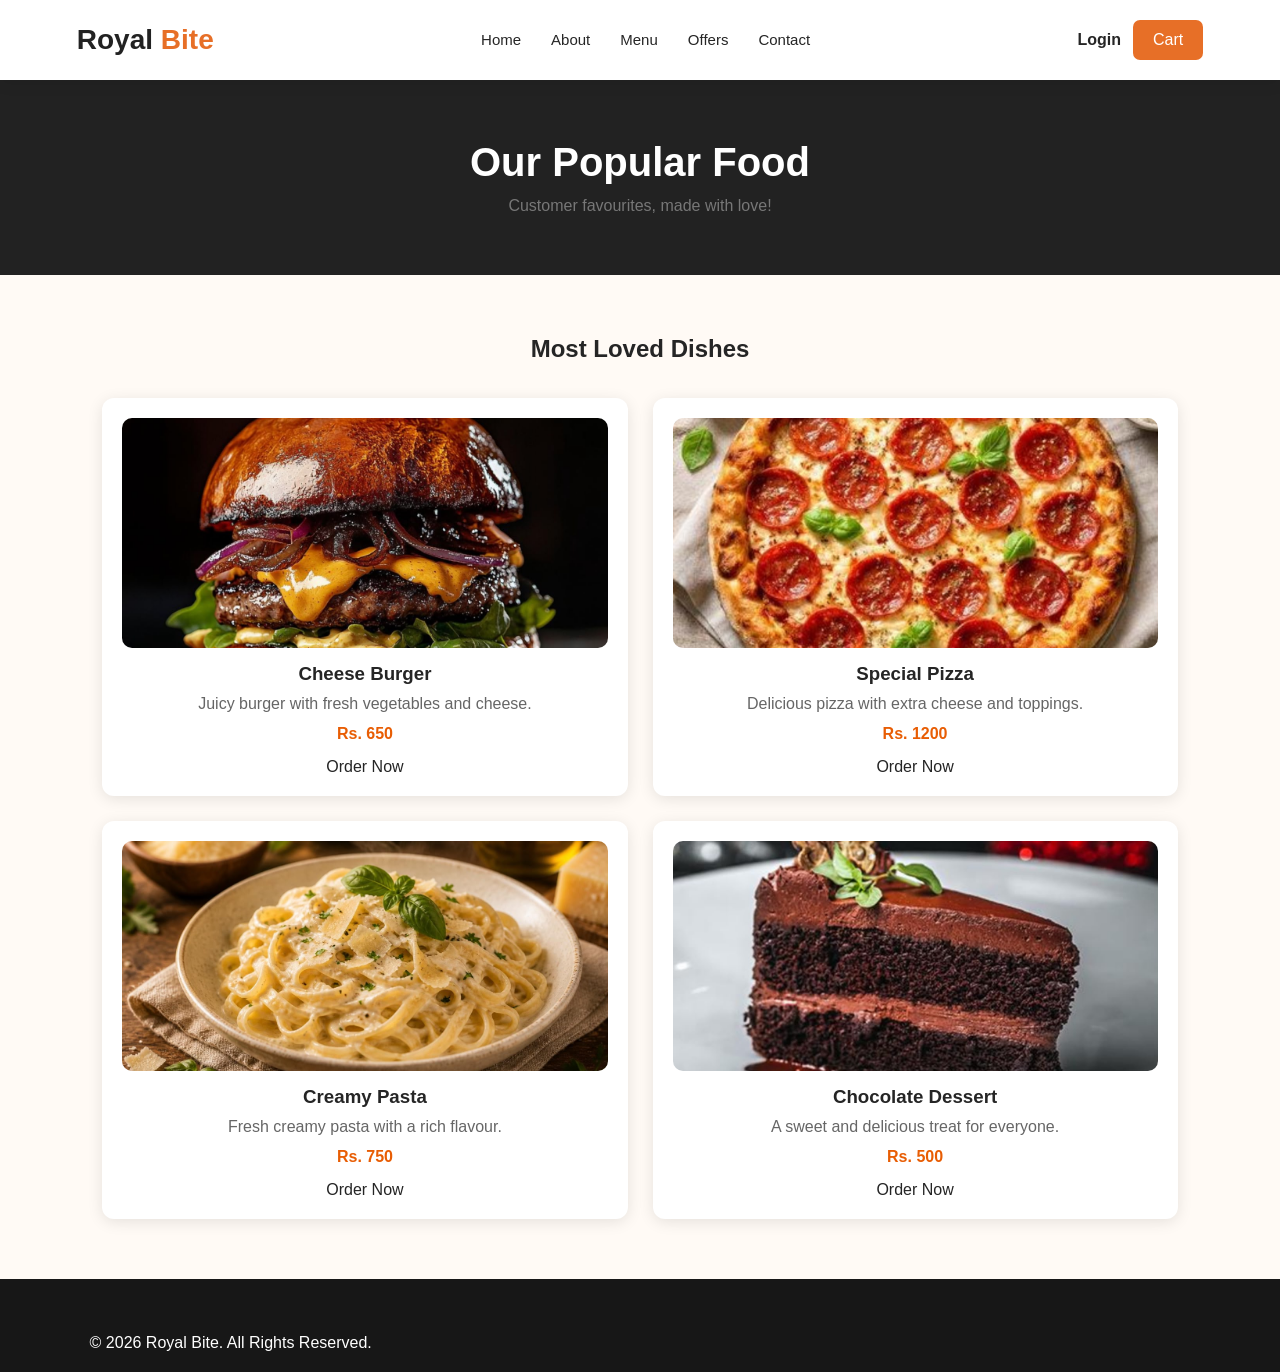
<file: popular.html>
<!DOCTYPE html>
<html lang="en">
<head>
    <meta charset="UTF-8">
    <meta name="viewport" content="width=device-width, initial-scale=1.0">
    <title>Popular Food | Royal Bite</title>
    <link rel="stylesheet" href="style.css">
</head>
<body>
<header>
    <nav class="navbar">
        <h2 class="logo">Royal <span>Bite</span></h2>
        
        <ul class="nav-links">
            <li><a href="index.html">Home</a></li>
            <li><a href="about.html">About</a></li>
            <li><a href="menu.html">Menu</a></li>
            <li><a href="offers.html">Offers</a></li>
            <li><a href="contact.html">Contact</a></li>
        </ul>

        <div class="nav-buttons">
            <a href="login.html" class="login-btn">Login</a>
            <a href="cart.html" class="cart-btn">Cart</a>
        </div>

        <button class="menu-toggle">&#9776;</button>
    </nav>
</header>

    <section class="page-banner">
        <h1>Our Popular Food</h1>
        <p>Customer favourites, made with love!</p>
    </section>

    <section class="popular-section">

        <h2>Most Loved Dishes</h2>

        <div class="popular-grid">

            <div class="popular-card">
                <img src="burger.jpeg" alt="Cheese Burger">
                <h3>Cheese Burger</h3>
                <p>Juicy burger with fresh vegetables and cheese.</p>
                <h4>Rs. 650</h4>
                <a href="menu.html" class="btn">Order Now</a>
            </div>

            <div class="popular-card">
                <img src="pizza.jpeg" alt="Special Pizza">
                <h3>Special Pizza</h3>
                <p>Delicious pizza with extra cheese and toppings.</p>
                <h4>Rs. 1200</h4>
                <a href="menu.html" class="btn">Order Now</a>
            </div>

            <div class="popular-card">
                <img src="pasta.jpeg" alt="Creamy Pasta">
                <h3>Creamy Pasta</h3>
                <p>Fresh creamy pasta with a rich flavour.</p>
                <h4>Rs. 750</h4>
                <a href="menu.html" class="btn">Order Now</a>
            </div>

            <div class="popular-card">
                <img src="desert.jpeg" alt="Chocolate Dessert">
                <h3>Chocolate Dessert</h3>
                <p>A sweet and delicious treat for everyone.</p>
                <h4>Rs. 500</h4>
                <a href="menu.html" class="btn">Order Now</a>
            </div>

        </div>
    </section>

    <footer>
        <p>© 2026 Royal Bite. All Rights Reserved.</p>
    </footer>

   <script src="script.js"></script>
</body>
</html>
</file>
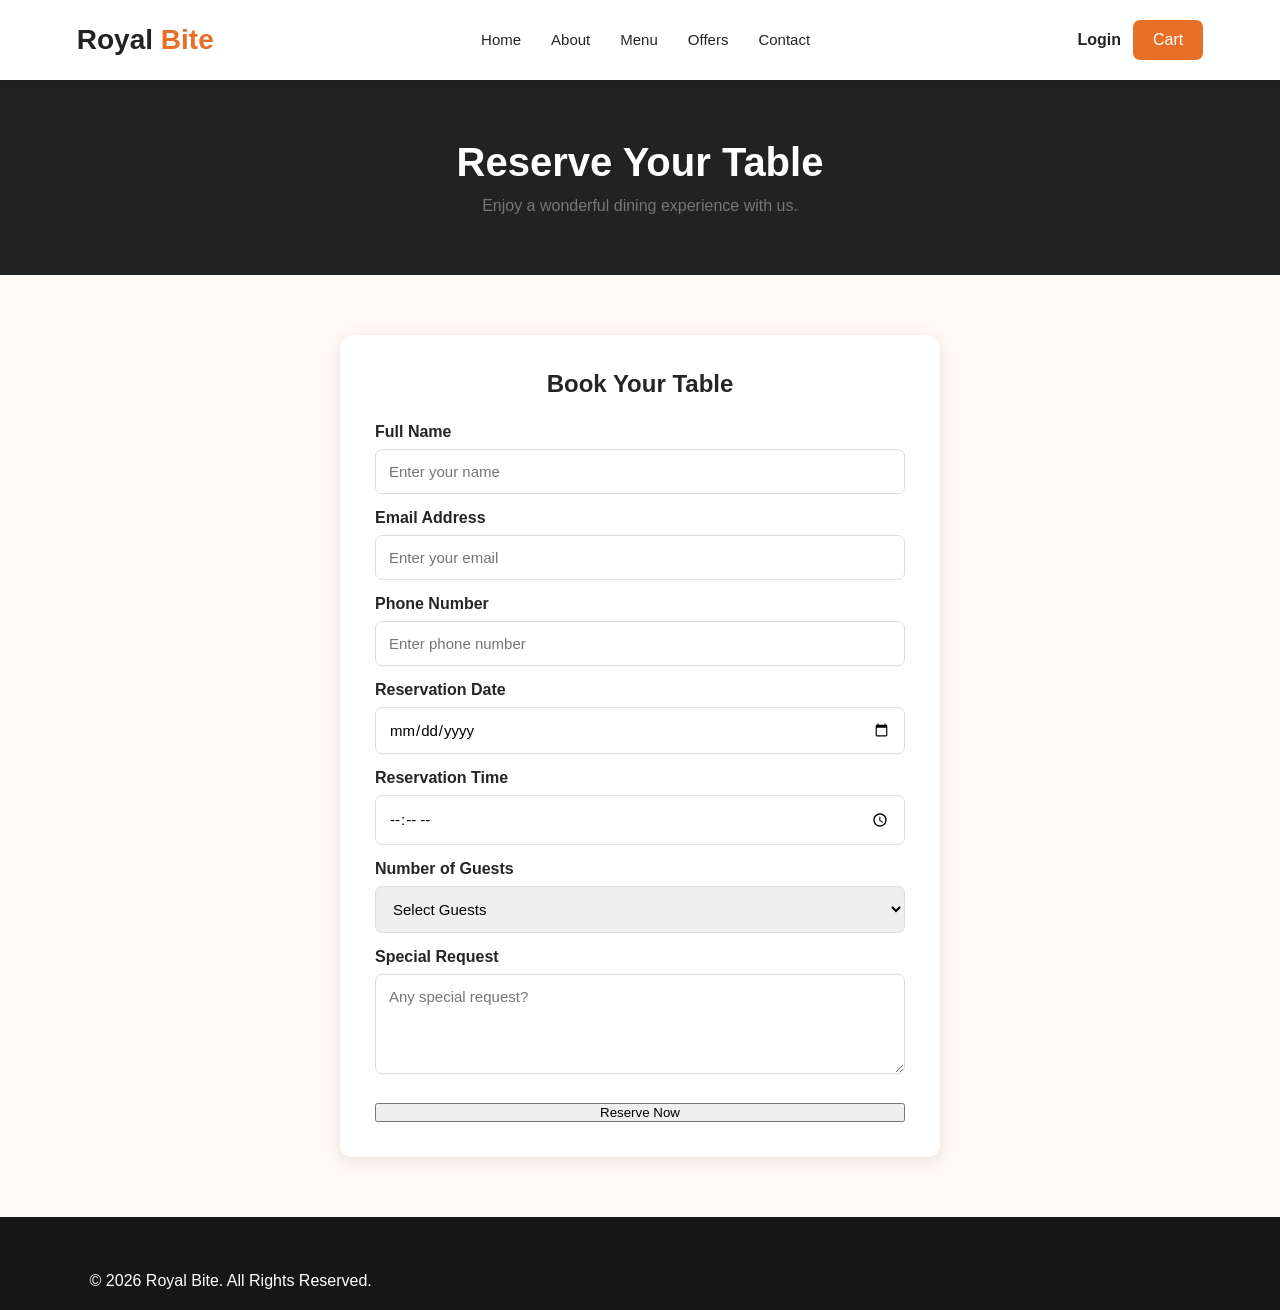
<file: reservation.html>
<!DOCTYPE html>
<html lang="en">
<head>
    <meta charset="UTF-8">
    <meta name="viewport" content="width=device-width, initial-scale=1.0">
    <title>Table Reservation | Royal Bite</title>
    <link rel="stylesheet" href="style.css">
</head>
<body>

  <header>
    <nav class="navbar">
        <h2 class="logo">Royal <span>Bite</span></h2>
        
        <ul class="nav-links">
            <li><a href="index.html">Home</a></li>
            <li><a href="about.html">About</a></li>
            <li><a href="menu.html">Menu</a></li>
            <li><a href="offers.html">Offers</a></li>
            <li><a href="contact.html">Contact</a></li>
        </ul>

        <div class="nav-buttons">
            <a href="login.html" class="login-btn">Login</a>
            <a href="cart.html" class="cart-btn">Cart</a>
        </div>

        <button class="menu-toggle">&#9776;</button>
    </nav>
</header>

    <section class="page-banner">
        <h1>Reserve Your Table</h1>
        <p>Enjoy a wonderful dining experience with us.</p>
    </section>

    <section class="reservation-section">

        <div class="reservation-card">

            <h2>Book Your Table</h2>

            <form id="reservationForm">

                <label for="guestName">Full Name</label>
                <input type="text" id="guestName"
                    placeholder="Enter your name" required>

                <label for="guestEmail">Email Address</label>
                <input type="email" id="guestEmail"
                    placeholder="Enter your email" required>

                <label for="guestPhone">Phone Number</label>
                <input type="tel" id="guestPhone"
                    placeholder="Enter phone number" required>

                <label for="reservationDate">Reservation Date</label>
                <input type="date" id="reservationDate" required>

                <label for="reservationTime">Reservation Time</label>
                <input type="time" id="reservationTime" required>

                <label for="guests">Number of Guests</label>
                <select id="guests" required>
                    <option value="">Select Guests</option>
                    <option value="1">1 Person</option>
                    <option value="2">2 People</option>
                    <option value="3">3 People</option>
                    <option value="4">4 People</option>
                    <option value="5">5 People</option>
                    <option value="6">6 People</option>
                </select>

                <label for="specialRequest">Special Request</label>
                <textarea id="specialRequest"
                    placeholder="Any special request?"></textarea>

                <button type="submit" class="btn">
                    Reserve Now
                </button>

            </form>

        </div>

    </section>

    <footer>
        <p>© 2026 Royal Bite. All Rights Reserved.</p>
    </footer>
<script src="script.js"></script>
</body>
</html>
</file>
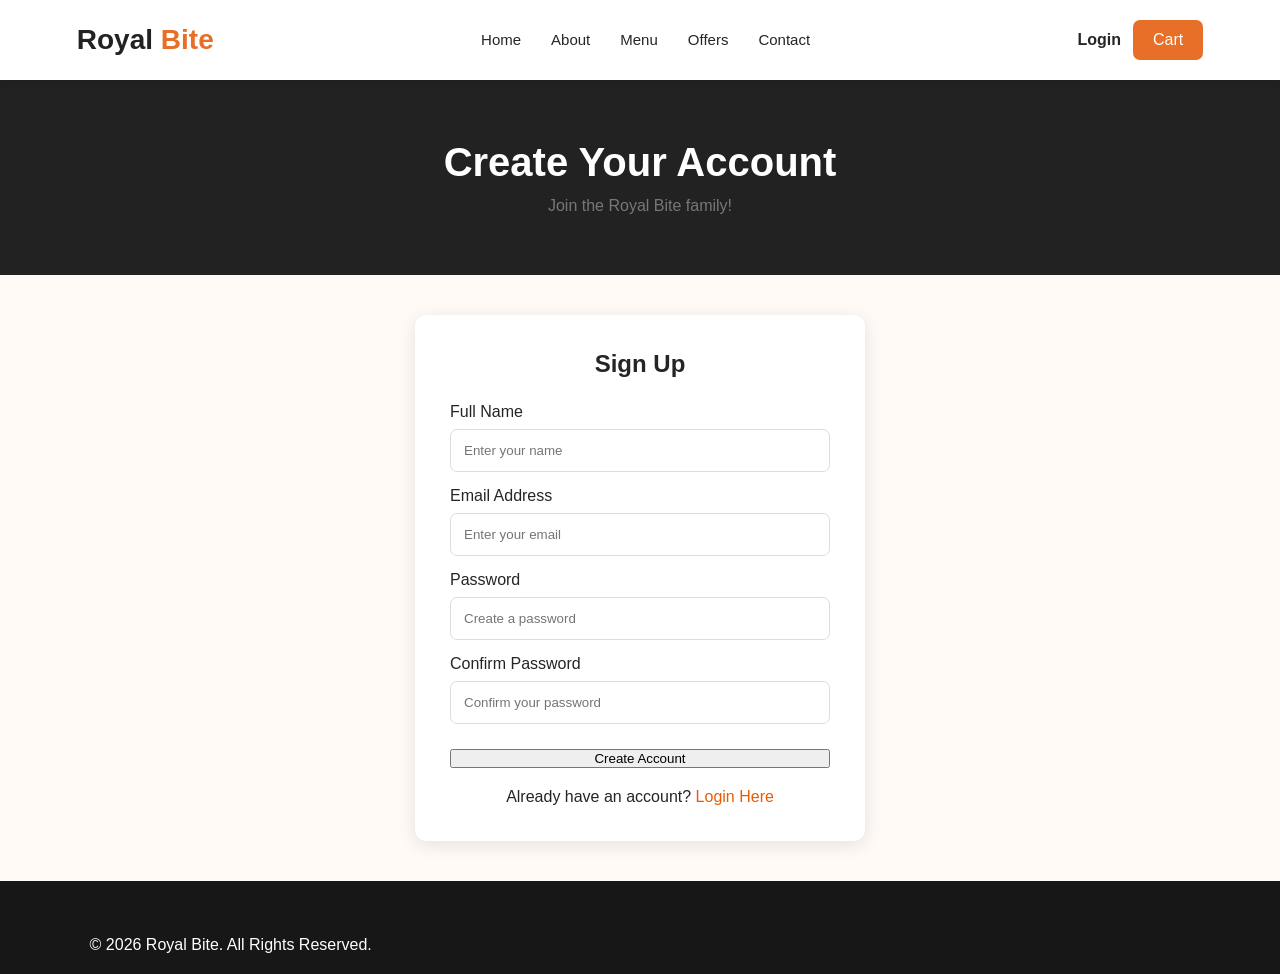
<file: signup.html>
<!DOCTYPE html>
<html lang="en">
<head>
    <meta charset="UTF-8">
    <meta name="viewport" content="width=device-width, initial-scale=1.0">
    <title>Sign Up | Royal Bite</title>
   <link rel="stylesheet" href="style.css">
</head>
<body>
<header>
    <nav class="navbar">
        <h2 class="logo">Royal <span>Bite</span></h2>
        
        <ul class="nav-links">
            <li><a href="index.html">Home</a></li>
            <li><a href="about.html">About</a></li>
            <li><a href="menu.html">Menu</a></li>
            <li><a href="offers.html">Offers</a></li>
            <li><a href="contact.html">Contact</a></li>
        </ul>

        <div class="nav-buttons">
            <a href="login.html" class="login-btn">Login</a>
            <a href="cart.html" class="cart-btn">Cart</a>
        </div>

        <button class="menu-toggle">&#9776;</button>
    </nav>
</header>

    <section class="page-banner">
        <h1>Create Your Account</h1>
        <p>Join the Royal Bite family!</p>
    </section>

    <section class="auth-section">

        <div class="auth-card">
            <h2>Sign Up</h2>

            <form id="signupForm">

                <label for="signupName">Full Name</label>
                <input type="text" id="signupName"
                    placeholder="Enter your name" required>

                <label for="signupEmail">Email Address</label>
                <input type="email" id="signupEmail"
                    placeholder="Enter your email" required>

                <label for="signupPassword">Password</label>
                <input type="password" id="signupPassword"
                    placeholder="Create a password"
                    minlength="8" required>

                <label for="confirmPassword">Confirm Password</label>
                <input type="password" id="confirmPassword"
                    placeholder="Confirm your password" required>

                <button type="submit" class="btn">
                    Create Account
                </button>

            </form>

            <p class="auth-link">
                Already have an account?
                <a href="login.html">Login Here</a>
            </p>

        </div>

    </section>

    <footer>
        <p>© 2026 Royal Bite. All Rights Reserved.</p>
    </footer>

    <script src="script.js"></script>
</body>
</html>
</file>
<file: style.css>
* {
    margin: 0;
    padding: 0;
    box-sizing: border-box;
    font-family: 'Poppins', sans-serif;
}

html {
    scroll-behavior: smooth;
}

body {
    background: #fffaf5;
    color: #252525;
    overflow-x: hidden;
}

a {
    text-decoration: none;
    color: inherit;
}

button {
    cursor: pointer;
}

img {
    max-width: 100%;
    display: block;
}


/* =========================
   NAVBAR
========================= */

header {
    width: 100%;
    background: #ffffff;
    position: sticky;
    top: 0;
    z-index: 1000;
    box-shadow: 0 3px 15px rgba(0,0,0,0.06);
}

.navbar {
    max-width: 1400px;
    margin: auto;
    padding: 20px 6%;
    display: flex;
    align-items: center;
    justify-content: space-between;
}

.logo {
    font-size: 29px;
    font-weight: 800;
    color: #222;
}

.logo span,
.footer-content span {
    color: #e76f27;
}

.nav-links {
    display: flex;
    align-items: center;
    gap: 28px;
    list-style: none;
}

.nav-links a {
    font-size: 14px;
    font-weight: 500;
    transition: 0.3s;
}

.nav-links a:hover {
    color: #e76f27;
}

.nav-buttons {
    display: flex;
    align-items: center;
    gap: 12px;
}

.login-btn {
    font-weight: 600;
}

.cart-btn {
    background: #e76f27;
    color: white;
    padding: 11px 20px;
    border-radius: 7px;
    transition: 0.3s;
}

.cart-btn:hover,
.primary-btn:hover {
    background: #bd5015;
    transform: translateY(-3px);
}

.menu-toggle {
    display: none;
    background: none;
    border: none;
    font-size: 27px;
}


/* =========================
   HERO SECTION
========================= */

.hero {
    min-height: 600px;
    display: flex;
    align-items: center;
    justify-content: space-between;
    gap: 40px;
    padding: 70px 8%;
    background: #fff3e8;
}

.hero-content {
    max-width: 570px;
}

.tagline {
    color: #e76f27;
    font-size: 13px;
    font-weight: 700;
    letter-spacing: 3px;
}

.hero h1 {
    font-size: clamp(38px, 5vw, 65px);
    line-height: 1.2;
    margin: 20px 0;
    font-weight: 800;
}

.hero h1 span {
    color: #e76f27;
}

.hero-content p {
    color: #777;
    line-height: 1.8;
    margin-bottom: 30px;
}

.hero-buttons {
    display: flex;
    gap: 15px;
    flex-wrap: wrap;
}

.primary-btn,
.secondary-btn {
    display: inline-block;
    padding: 14px 25px;
    border-radius: 7px;
    font-weight: 600;
    transition: 0.3s;
}

.primary-btn {
    background: #e76f27;
    color: white;
}

.secondary-btn {
    border: 1px solid #e76f27;
    color: #e76f27;
}

.secondary-btn:hover {
    background: #e76f27;
    color: white;
}

.hero-image {
    flex: 1;
    display: flex;
    justify-content: center;
}

.hero-image img {
    width: 100%;
    max-width: 520px;
    height: 390px;
    object-fit: cover;
    border-radius: 25px;
    box-shadow: 0 15px 35px rgba(0,0,0,0.12);
}


/* =========================
   SECTION HEADINGS
========================= */

.categories,
.popular {
    padding: 90px 7%;
    text-align: center;
}

.section-heading {
    margin-bottom: 45px;
}

.section-heading span {
    color: #e76f27;
    font-size: 13px;
    font-weight: 700;
    letter-spacing: 2px;
}

.section-heading h2 {
    font-size: 38px;
    margin: 12px 0;
}

.section-heading p {
    color: #777;
}


/* =========================
   CATEGORY CARDS
========================= */

.category-container {
    display: grid;
    grid-template-columns: repeat(4, 1fr);
    gap: 25px;
}

.category-card {
    background: white;
    padding: 15px;
    border-radius: 15px;
    box-shadow: 0 5px 20px rgba(0,0,0,0.06);
    transition: 0.3s;
    cursor: pointer;
}

.category-card:hover {
    transform: translateY(-10px);
    box-shadow: 0 12px 25px rgba(0,0,0,0.12);
}

.category-card img {
    width: 100%;
    height: 190px;
    object-fit: cover;
    border-radius: 12px;
}

.category-card h3 {
    padding: 15px 5px 5px;
}


/* =========================
   POPULAR FOOD CARDS
========================= */

.food-container {
    display: grid;
    grid-template-columns: repeat(4, 1fr);
    gap: 25px;
    margin-bottom: 40px;
}

.food-card {
    background: white;
    padding: 15px;
    border-radius: 15px;
    text-align: left;
    box-shadow: 0 5px 20px rgba(0,0,0,0.06);
    transition: 0.3s;
}

.food-card:hover {
    transform: translateY(-7px);
}

.food-card img {
    width: 100%;
    height: 190px;
    object-fit: cover;
    border-radius: 12px;
}

.food-card h3 {
    margin: 15px 0 8px;
    font-size: 19px;
}

.food-card p {
    color: #e76f27;
    font-weight: 700;
}

.food-card button {
    width: 100%;
    padding: 11px;
    margin-top: 15px;
    border: none;
    border-radius: 7px;
    background: #e76f27;
    color: white;
    font-weight: 600;
    transition: 0.3s;
}

.food-card button:hover {
    background: #bd5015;
}


/* =========================
   SPECIAL OFFER
========================= */

.special-offer {
    margin: 30px 7% 80px;
    padding: 55px;
    background: #292929;
    color: white;
    border-radius: 20px;
    display: flex;
    align-items: center;
    justify-content: space-between;
    gap: 30px;
}

.special-offer div {
    max-width: 550px;
}

.special-offer span {
    color: #ff9b54;
    font-size: 13px;
    font-weight: 700;
    letter-spacing: 2px;
}

.special-offer h2 {
    font-size: 35px;
    margin: 15px 0;
}

.special-offer p {
    color: #ccc;
    line-height: 1.7;
    margin-bottom: 25px;
}

.special-offer img {
    width: 300px;
    height: 220px;
    object-fit: cover;
    border-radius: 15px;
}


/* =========================
   FOOTER
========================= */

footer {
    background: #171717;
    color: white;
    padding: 55px 7% 20px;
}

.footer-content {
    display: grid;
    grid-template-columns: repeat(3, 1fr);
    gap: 40px;
    margin-bottom: 40px;
}

.footer-content h2 {
    font-size: 27px;
    margin-bottom: 15px;
}

.footer-content h3 {
    margin-bottom: 18px;
}

.footer-content p {
    color: #aaa;
    margin: 10px 0;
}

.footer-content a {
    display: block;
    color: #aaa;
    margin: 10px 0;
    transition: 0.3s;
}

.footer-content a:hover {
    color: #e76f27;
}

.copyright {
    text-align: center;
    border-top: 1px solid #444;
    padding-top: 20px;
    color: #999;
    font-size: 13px;
}


/* =========================
   OTHER PAGE BANNERS
========================= */

.page-banner {
    background: #fff0e3;
    padding: 70px 20px;
    text-align: center;
}

.page-banner h1 {
    font-size: 40px;
    margin-bottom: 12px;
}

.page-banner p {
    color: #777;
}


/* =========================
   ABOUT PAGE
========================= */

.about-section {
    padding: 80px 7%;
    display: flex;
    align-items: center;
    gap: 50px;
}

.about-section img {
    width: 48%;
    height: 350px;
    object-fit: cover;
    border-radius: 18px;
}

.about-section h2 {
    font-size: 35px;
    margin-bottom: 20px;
}

.about-section p {
    color: #777;
    line-height: 1.8;
    margin-bottom: 15px;
}


/* =========================
   MENU SEARCH & FILTERS
========================= */

#searchFood {
    width: 100%;
    max-width: 500px;
    padding: 15px;
    border: 1px solid #ddd;
    border-radius: 8px;
    outline: none;
    margin-bottom: 25px;
}

#searchFood:focus {
    border-color: #e76f27;
}

.category-filters {
    display: flex;
    justify-content: center;
    flex-wrap: wrap;
    gap: 12px;
    margin-bottom: 35px;
}

.category-filters button {
    padding: 10px 22px;
    border: 1px solid #e76f27;
    border-radius: 25px;
    background: white;
    color: #e76f27;
    transition: 0.3s;
}

.category-filters button:hover {
    background: #e76f27;
    color: white;
}


/* =========================
   RESPONSIVE TABLET
========================= */

@media (max-width: 1000px) {

    .nav-links {
        gap: 15px;
    }

    .nav-links a {
        font-size: 12px;
    }

    .category-container,
    .food-container {
        grid-template-columns: repeat(2, 1fr);
    }

    .hero {
        padding: 60px 5%;
    }

    .hero-image img {
        height: 320px;
    }

}

   /* RESPONSIVE MOBILE */


@media (max-width: 700px) {

    .navbar {
        padding: 17px 5%;
        flex-wrap: wrap;
    }

    .logo {
        font-size: 23px;
    }

    .menu-toggle {
        display: block;
    }

    .nav-links {
        display: none;
        flex-direction: column;
        align-items: flex-start;
        width: 100%;
        padding: 20px 0 5px;
        gap: 18px;
    }

    .nav-links.active {
        display: flex;
    }

    .cart-btn {
        padding: 9px 13px;
        font-size: 13px;
    }

    .login-btn {
        font-size: 13px;
    }

    .hero {
        flex-direction: column;
        text-align: center;
        padding: 55px 6%;
    }

    .hero h1 {
        font-size: 40px;
    }

    .hero-buttons {
        justify-content: center;
    }

    .hero-image img {
        height: 260px;
    }

    .categories,
    .popular {
        padding: 60px 6%;
    }

    .section-heading h2 {
        font-size: 29px;
    }

    .category-container,
    .food-container {
        grid-template-columns: 1fr;
    }

    .category-card img,
    .food-card img {
        height: 220px;
    }

    .special-offer {
        flex-direction: column;
        text-align: center;
        padding: 35px 22px;
        margin: 20px 5% 55px;
    }

    .special-offer h2 {
        font-size: 27px;
    }

    .special-offer img {
        width: 100%;
        height: 210px;
    }

    .about-section {
        flex-direction: column;
        padding: 50px 6%;
    }

    .about-section img {
        width: 100%;
        height: 250px;
    }

    .about-section h2 {
        font-size: 28px;
    }

    .footer-content {
        grid-template-columns: 1fr;
        gap: 25px;
    }

    .page-banner h1 {
        font-size: 30px;
    }

}
/* RESPONSIVE DESIGN */

@media (max-width: 768px) {
    nav {
        flex-direction: column;
        gap: 15px;
    }

    nav ul {
        flex-wrap: wrap;
        justify-content: center;
        gap: 15px;
    }

    .hero {
        flex-direction: column;
        text-align: center;
        padding: 40px 20px;
    }

    .hero img {
        width: 100%;
        max-width: 400px;
    }

    .categories,
    .food-container {
        grid-template-columns: repeat(2, 1fr);
    }
}

@media (max-width: 480px) {
    .categories,
    .food-container {
        grid-template-columns: 1fr;
    }

    h1 {
        font-size: 30px;
    }

    h2 {
        font-size: 24px;
    }

    .hero {
        padding: 25px 15px;
    }
}
/* ABOUT PAGE */

.page-banner {
    background: #222;
    color: white;
    text-align: center;
    padding: 60px 20px;
}

.about-section {
    display: flex;
    align-items: center;
    gap: 40px;
    padding: 60px 8%;
}

.about-image,
.about-content {
    flex: 1;
}

.about-image img {
    width: 100%;
    height: 350px;
    object-fit: cover;
    border-radius: 12px;
}

.about-content h2 {
    color: #e85d04;
    margin-bottom: 20px;
}

.about-content p {
    line-height: 1.8;
    margin-bottom: 15px;
}

.about-features {
    display: grid;
    grid-template-columns: repeat(3, 1fr);
    gap: 20px;
    padding: 40px 8%;
    text-align: center;
}

.feature {
    padding: 25px;
    background: #f5f5f5;
    border-radius: 12px;
}

.feature h3 {
    color: #e85d04;
    margin-bottom: 10px;
}

@media (max-width: 768px) {
    .about-section {
        flex-direction: column;
    }

    .about-features {
        grid-template-columns: 1fr;
    }
}
/* MENU PAGE */

.menu-section {
    padding: 60px 8%;
    text-align: center;
}

.menu-section h2 {
    margin-bottom: 25px;
}

#searchInput {
    width: 100%;
    max-width: 500px;
    padding: 14px;
    border: 1px solid #ddd;
    border-radius: 8px;
    font-size: 16px;
    margin-bottom: 25px;
}

.menu-filters {
    display: flex;
    justify-content: center;
    flex-wrap: wrap;
    gap: 12px;
    margin-bottom: 35px;
}

.category-btn {
    padding: 10px 22px;
    background: #222;
    color: white;
    border: none;
    border-radius: 25px;
    cursor: pointer;
}

.category-btn:hover {
    background: #e85d04;
}

@media (max-width: 480px) {
    .menu-section {
        padding: 35px 15px;
    }

    .category-btn {
        padding: 9px 15px;
    }
}
/* POPULAR FOOD PAGE */

.popular-section {
    padding: 60px 8%;
    text-align: center;
}

.popular-section h2 {
    margin-bottom: 35px;
}

.popular-grid {
    display: grid;
    grid-template-columns: repeat(2, 1fr);
    gap: 25px;
}

.popular-card {
    background: #fff;
    padding: 20px;
    border-radius: 12px;
    box-shadow: 0 3px 15px rgba(0,0,0,0.1);
}

.popular-card img {
    width: 100%;
    height: 230px;
    object-fit: cover;
    border-radius: 10px;
}

.popular-card h3 {
    margin: 15px 0 10px;
}

.popular-card p {
    color: #666;
    margin-bottom: 12px;
}

.popular-card h4 {
    color: #e85d04;
    margin-bottom: 15px;
}

@media (max-width: 600px) {
    .popular-grid {
        grid-template-columns: 1fr;
    }
}
/* OFFERS PAGE */

.offers-section {
    padding: 60px 8%;
    text-align: center;
}

.offers-section h2 {
    margin-bottom: 35px;
}

.offers-grid {
    display: grid;
    grid-template-columns: repeat(3, 1fr);
    gap: 25px;
}

.offer-card {
    position: relative;
    padding: 20px;
    background: #fff;
    border-radius: 12px;
    box-shadow: 0 3px 15px rgba(0,0,0,0.1);
}

.offer-card img {
    width: 100%;
    height: 200px;
    object-fit: cover;
    border-radius: 10px;
}

.offer-card h3 {
    margin: 15px 0 10px;
}

.offer-card p {
    color: #666;
    margin-bottom: 12px;
}

.offer-card h4 {
    color: #e85d04;
    margin-bottom: 15px;
}

.discount {
    position: absolute;
    top: 30px;
    left: 30px;
    background: #e85d04;
    color: white;
    padding: 8px 12px;
    border-radius: 5px;
}

@media (max-width: 768px) {
    .offers-grid {
        grid-template-columns: repeat(2, 1fr);
    }
}

@media (max-width: 480px) {
    .offers-grid {
        grid-template-columns: 1fr;
    }
}
/* FOOD DETAILS PAGE */

.details-section {
    display: flex;
    align-items: center;
    gap: 50px;
    padding: 60px 8%;
}

.details-image,
.details-content {
    flex: 1;
}

.details-image img {
    width: 100%;
    height: 400px;
    object-fit: cover;
    border-radius: 15px;
}

.food-tag {
    display: inline-block;
    background: #fff0e5;
    color: #e85d04;
    padding: 8px 15px;
    border-radius: 20px;
    margin-bottom: 15px;
}

.details-content h2 {
    margin-bottom: 15px;
}

.details-content p {
    line-height: 1.8;
    color: #666;
    margin-bottom: 20px;
}

.details-content h3 {
    color: #e85d04;
    margin-bottom: 20px;
    font-size: 25px;
}

.details-content input {
    display: block;
    width: 80px;
    padding: 10px;
    margin: 10px 0 20px;
}

.back-link {
    display: block;
    margin-top: 18px;
    color: #e85d04;
}

@media (max-width: 768px) {
    .details-section {
        flex-direction: column;
    }

    .details-image img {
        height: 280px;
    }
}/* CART PAGE */

.cart-section {
    padding: 60px 8%;
    min-height: 400px;
}

.cart-section h2 {
    margin-bottom: 25px;
}

.cart-summary {
    margin-top: 35px;
    padding: 25px;
    background: #f5f5f5;
    border-radius: 12px;
    text-align: right;
}

.cart-summary h3 {
    color: #555;
}

.cart-summary h2 {
    color: #e85d04;
    margin: 15px 0;
}

.cart-summary .btn {
    display: inline-block;
    margin: 8px 0 0 8px;
}

@media (max-width: 480px) {
    .cart-section {
        padding: 35px 15px;
    }

    .cart-summary {
        text-align: center;
    }

    .cart-summary .btn {
        display: block;
        margin: 12px 0;
    }
}/* CHECKOUT PAGE */

.checkout-section {
    padding: 60px 20px;
    display: flex;
    justify-content: center;
}

.checkout-form {
    width: 100%;
    max-width: 600px;
    padding: 30px;
    background: #fff;
    border-radius: 12px;
    box-shadow: 0 3px 15px rgba(0,0,0,0.1);
}

.checkout-form h2 {
    margin-bottom: 25px;
    text-align: center;
}

.checkout-form label {
    display: block;
    margin: 15px 0 8px;
    font-weight: 600;
}

.checkout-form input,
.checkout-form textarea,
.checkout-form select {
    width: 100%;
    padding: 13px;
    border: 1px solid #ddd;
    border-radius: 7px;
    font-size: 15px;
}

.checkout-form textarea {
    min-height: 110px;
    resize: vertical;
}

.checkout-form button {
    width: 100%;
    margin-top: 25px;
}

@media (max-width: 480px) {
    .checkout-form {
        padding: 20px;
    }
}
/* ORDER CONFIRMATION PAGE */

.confirmation-section {
    min-height: 75vh;
    display: flex;
    justify-content: center;
    align-items: center;
    padding: 30px 15px;
    text-align: center;
}

.confirmation-card {
    max-width: 550px;
    width: 100%;
    padding: 45px 25px;
    background: #fff;
    border-radius: 15px;
    box-shadow: 0 5px 20px rgba(0,0,0,0.1);
}

.success-icon {
    width: 75px;
    height: 75px;
    line-height: 75px;
    margin: 0 auto 20px;
    background: #e5f8e9;
    color: #218838;
    border-radius: 50%;
    font-size: 45px;
}

.confirmation-card h1 {
    color: #218838;
    margin-bottom: 15px;
}

.confirmation-card p {
    color: #666;
    line-height: 1.7;
    margin-bottom: 20px;
}

.confirmation-card h3 {
    margin-bottom: 25px;
}

@media (max-width: 480px) {
    .confirmation-card {
        padding: 30px 18px;
    }
}/* LOGIN AND SIGNUP PAGES */

.auth-section {
    min-height: 65vh;
    display: flex;
    justify-content: center;
    align-items: center;
    padding: 40px 15px;
}

.auth-card {
    width: 100%;
    max-width: 450px;
    padding: 35px;
    background: white;
    border-radius: 12px;
    box-shadow: 0 4px 18px rgba(0,0,0,0.1);
}

.auth-card h2 {
    text-align: center;
    margin-bottom: 25px;
}

.auth-card label {
    display: block;
    margin: 15px 0 8px;
}

.auth-card input {
    width: 100%;
    padding: 13px;
    border: 1px solid #ddd;
    border-radius: 7px;
}

.auth-card button {
    width: 100%;
    margin-top: 25px;
}

.auth-link {
    text-align: center;
    margin-top: 20px;
}

.auth-link a {
    color: #e85d04;
}

@media (max-width: 480px) {
    .auth-card {
        padding: 25px 18px;
    }
}
/* RESERVATION PAGE */

.reservation-section {
    display: flex;
    justify-content: center;
    padding: 60px 15px;
}

.reservation-card {
    width: 100%;
    max-width: 600px;
    padding: 35px;
    background: white;
    border-radius: 12px;
    box-shadow: 0 4px 18px rgba(0,0,0,0.1);
}

.reservation-card h2 {
    text-align: center;
    margin-bottom: 25px;
}

.reservation-card label {
    display: block;
    margin: 15px 0 8px;
    font-weight: 600;
}

.reservation-card input,
.reservation-card select,
.reservation-card textarea {
    width: 100%;
    padding: 13px;
    border: 1px solid #ddd;
    border-radius: 7px;
    font-size: 15px;
}

.reservation-card textarea {
    min-height: 100px;
    resize: vertical;
}

.reservation-card button {
    width: 100%;
    margin-top: 25px;
}

@media (max-width: 480px) {
    .reservation-card {
        padding: 22px 16px;
    }
}
/* CONTACT PAGE */

.contact-section {
    display: grid;
    grid-template-columns: 1fr 1fr;
    gap: 40px;
    padding: 60px 8%;
}

.contact-info h2,
.contact-form h2 {
    margin-bottom: 20px;
}

.contact-info p {
    color: #666;
    line-height: 1.7;
}

.contact-item {
    margin-top: 25px;
}

.contact-item h3 {
    color: #e85d04;
    margin-bottom: 8px;
}

.contact-form {
    padding: 30px;
    background: #fff;
    border-radius: 12px;
    box-shadow: 0 4px 18px rgba(0,0,0,0.1);
}

.contact-form input,
.contact-form textarea {
    width: 100%;
    padding: 13px;
    margin-bottom: 15px;
    border: 1px solid #ddd;
    border-radius: 7px;
    font-size: 15px;
}

.contact-form textarea {
    min-height: 130px;
    resize: vertical;
}

.contact-form button {
    width: 100%;
}

@media (max-width: 768px) {
    .contact-section {
        grid-template-columns: 1fr;
    }
}
/* ===== CATEGORIES PAGE ===== */

.categories {
    padding: 60px 8%;
    text-align: center;
    background: #151515;
}

.categories h2 {
    color: #ffffff;
    font-size: 32px;
    margin-bottom: 35px;
}

.category-grid {
    display: grid;
    grid-template-columns: repeat(4, 1fr);
    gap: 25px;
}

.category-card {
    background: #222222;
    border-radius: 15px;
    overflow: hidden;
    padding-bottom: 25px;
    transition: 0.3s ease;
    border: 1px solid #333333;
}

.category-card:hover {
    transform: translateY(-10px);
    border-color: #ff6b00;
    box-shadow: 0 10px 25px rgba(255, 107, 0, 0.2);
}

.category-card img {
    width: 100%;
    height: 200px;
    object-fit: cover;
}

.category-card h3 {
    color: #ffffff;
    font-size: 22px;
    margin: 20px 0;
}

.category-card a {
    display: inline-block;
    background: #ff6b00;
    color: #ffffff;
    padding: 10px 25px;
    border-radius: 6px;
    text-decoration: none;
    font-weight: bold;
    transition: 0.3s;
}

.category-card a:hover {
    background: #ffffff;
    color: #ff6b00;
}

/* Responsive Design */

@media (max-width: 900px) {
    .category-grid {
        grid-template-columns: repeat(2, 1fr);
    }
}

@media (max-width: 550px) {
    .category-grid {
        grid-template-columns: 1fr;
    }

    .categories {
        padding: 40px 6%;
    }

    .categories h2 {
        font-size: 26px;
    }
}
/* ===== HOMEPAGE HERO SECTION ===== */

.hero {
    min-height: 550px;
    padding: 60px 8%;
    display: flex;
    align-items: center;
    justify-content: space-between;
    gap: 40px;
    background: #151515;
}

.hero-content {
    flex: 1;
}

.hero-content h1 {
    color: #ffffff;
    font-size: 52px;
    line-height: 1.2;
    margin-bottom: 20px;
}

.hero-content h1 span {
    color: #ff6b00;
}

.hero-content p {
    color: #cccccc;
    font-size: 17px;
    line-height: 1.7;
    margin-bottom: 25px;
}

.hero-image {
    flex: 1;
    text-align: center;
}

.hero-image img {
    width: 100%;
    max-width: 500px;
    height: 380px;
    object-fit: cover;
    border-radius: 20px;
    box-shadow: 0 10px 35px rgba(255, 107, 0, 0.2);
}

/* ===== HOMEPAGE RESPONSIVE ===== */

@media (max-width: 768px) {
    .hero {
        flex-direction: column;
        text-align: center;
        padding: 45px 6%;
    }

    .hero-content h1 {
        font-size: 36px;
    }

    .hero-image img {
        height: 280px;
    }
}/* =========================
   NAVBAR (Menu & All Pages)
========================= */
header {
    width: 100%;
    background: #ffffff;
    position: sticky;
    top: 0;
    z-index: 1000;
    box-shadow: 0 3px 15px rgba(0, 0, 0, 0.08);
}

.navbar {
    max-width: 1400px;
    margin: 0 auto;
    padding: 20px 6%;
    display: flex;
    align-items: center;
    justify-content: space-between;
}

.logo {
    font-size: 28px;
    font-weight: 800;
    color: #222;
}

.logo span {
    color: #e76f27;
}

.nav-links {
    display: flex;
    align-items: center;
    gap: 30px;
    list-style: none;
    margin: 0;
    padding: 0;
}

.nav-links li a {
    text-decoration: none;
    font-size: 15px;
    font-weight: 500;
    color: #252525;
    transition: 0.3s;
}

.nav-links li a:hover {
    color: #e76f27;
}
</file>
